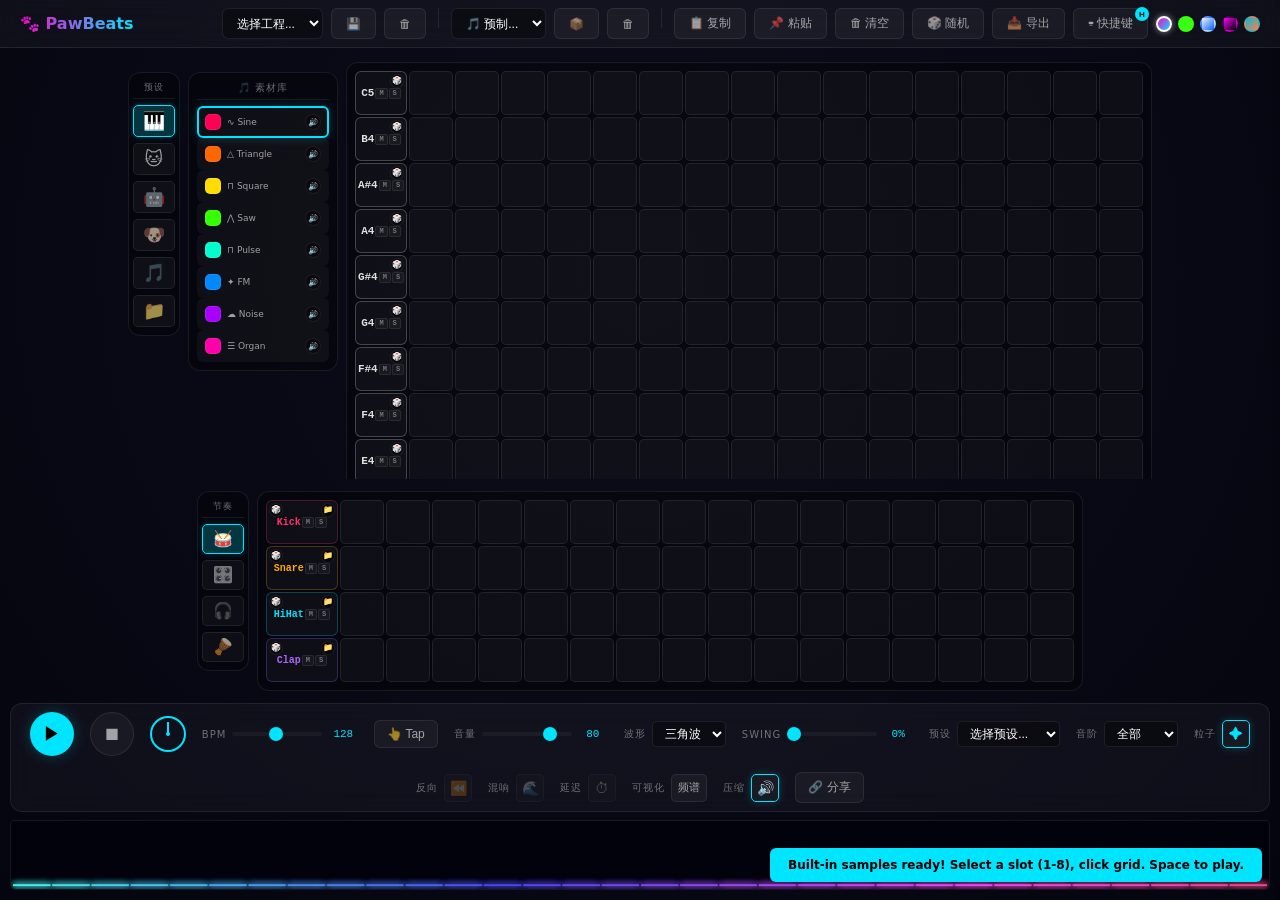
<file: index.html>
<!--
  ================================================================
  PawBeats - 爪拍
  ================================================================
  文件说明：主页面 HTML 结构
  功能概述：定义 PawBeats 音序器应用的完整用户界面，包含
           - 顶部工具栏（保存、加载、主题切换等）
           - 旋律音序器网格（16步 × 13音高）
           - 鼓机网格（16步 × 4轨道）
           - 播放控制面板（BPM、音量、效果器等）
           - 音频可视化区域
           - 模态框（确认对话框、音频裁剪）
           - 快捷键帮助面板
  ================================================================
-->
<!DOCTYPE html>
<html lang="zh-CN">
<head>
<meta charset="UTF-8">
<meta name="viewport" content="width=device-width, initial-scale=1.0, maximum-scale=1.0, user-scalable=no">
<title>PawBeats - 爪拍</title>
<link rel="stylesheet" href="css/style.css">
</head>
<body>
<div class="app">
  <!-- 顶部工具栏：包含 Logo、操作按钮、主题切换器 -->
  <header class="header">
    <div class="header-logo">
      <h1>🐾 PawBeats</h1>
    </div>
    <!-- 工具栏按钮组：工程管理、预制管理、编辑操作、主题切换 -->
  <div class="header-actions">
      <!-- 工程管理：下拉框选择 + 保存/删除 -->
      <select id="project-select" class="header-select" onchange="loadSelectedProject(this.value)">
        <option value="">📂 工程...</option>
      </select>
      <button class="header-btn" onclick="doSaveProject()" title="保存当前工程">💾</button>
      <button class="header-btn danger" onclick="doDeleteProject()" title="删除选中工程">🗑</button>
      <div class="header-sep"></div>
      <!-- 预制管理：下拉框选择 + 保存/删除 -->
      <select id="sample-preset-select" class="header-select" onchange="loadSamplePreset(this.value); this.value='';">
        <option value="">🎵 预制...</option>
      </select>
      <button class="header-btn" onclick="doSaveSamplePreset()" title="保存当前素材为预制">📦</button>
      <button class="header-btn danger" onclick="doDeleteSamplePreset()" title="删除选中预制">🗑</button>
      <div class="header-sep"></div>
      <!-- 编辑操作 -->
      <button class="header-btn" onclick="doCopy()">📋 复制</button>
      <button class="header-btn" onclick="doPaste()">📌 粘贴</button>
      <button class="header-btn danger" onclick="doClear()">🗑 清空</button>
      <button class="header-btn" onclick="doRandom()">🎲 随机</button>
      <button class="header-btn" onclick="exportWav()">📥 导出</button>
      <button class="header-btn help-toggle" onclick="toggleHelpPanel()">⌨ 快捷键</button>
      <!-- 主题选择器：5 种配色方案一键切换 -->
      <div class="theme-picker">
        <div class="theme-dot cyber active" data-theme="cyber" onclick="setTheme('cyber')" title="赛博朋克"></div>
        <div class="theme-dot retro" data-theme="retro" onclick="setTheme('retro')" title="复古终端"></div>
        <div class="theme-dot light" data-theme="light" onclick="setTheme('light')" title="明亮工作室"></div>
        <div class="theme-dot wire" data-theme="wire" onclick="setTheme('wire')" title="线框蓝图"></div>
        <div class="theme-dot ocean" data-theme="ocean" onclick="setTheme('ocean')" title="海洋沙滩"></div>
      </div>
    </div>
  </header>

  <!-- 主内容区：旋律音序器、鼓机、控制面板、可视化 -->
  <div class="main">
    <!-- 旋律音序器区域：包含预设面板、素材库、16步音高网格 -->
    <div class="seq-wrapper">
      <!-- 预设分类面板：切换合成器/猫叫/狗叫/哈基米等素材类型 -->
      <div class="preset-panel" id="preset-panel">
        <div class="preset-panel-title">预设</div>
        <div class="preset-list" id="preset-list"></div>
      </div>
      <!-- 素材库面板：显示当前分类下的8个可点击素材槽位 -->
      <div class="sample-panel" id="sample-panel">
        <div class="sample-panel-title">🎵 素材库</div>
        <div class="sample-list" id="sample-list"></div>
      </div>
      <!-- 旋律音序网格：13行音高 × 16列步进，由 JS 动态生成 -->
      <!-- 旋律音序网格容器：横向滚动以适应小屏幕 -->
      <div class="seq-scroll">
        <div class="seq-grid" id="seq-grid"></div>
      </div>
    </div>

    <!-- 鼓机区域：4轨道鼓组 × 16列步进 -->
    <!-- 鼓机区域：左侧预设面板 + 右侧 4×16 网格 -->
    <div class="drum-wrapper">
      <div class="drum-preset-panel" id="drum-preset-panel">
        <div class="drum-preset-title">节奏</div>
        <div class="drum-preset-list" id="drum-preset-list"></div>
      </div>
      <div class="drum-scroll">
        <div class="drum-grid" id="drum-grid"></div>
      </div>
    </div>

    <!-- 播放控制面板：播放/停止、BPM、音量、波形、Swing、效果器等 -->
    <div class="controls">
      <!-- 播放与停止按钮 -->
      <button class="ctrl-btn play" id="btn-play" onclick="togglePlay()">▶</button>
      <button class="ctrl-btn stop" onclick="doStop()">⏹</button>
      <!-- 节拍旋转指示器：随播放步进旋转 -->
      <div class="beat-spinner" id="beat-spinner">
        <div class="spinner-arm" id="spinner-arm"></div>
      </div>

      <!-- BPM 控制：速度范围 60-200 -->
      <div class="ctrl-group">
        <label>BPM</label>
        <input type="range" id="bpm-range" min="60" max="200" value="128">
        <span class="ctrl-value" id="bpm-val">128</span>
      </div>
      <button class="header-btn" id="btn-tap" onclick="tapTempo()">👆 Tap</button>

      <!-- 主音量控制：范围 0-100 -->
      <div class="ctrl-group">
        <label>音量</label>
        <input type="range" id="vol-range" min="0" max="100" value="80">
        <span class="ctrl-value" id="vol-val">80</span>
      </div>

      <!-- 合成器波形选择：影响内置合成器音色 -->
      <div class="ctrl-group">
        <label>波形</label>
        <select id="wave-select">
          <option value="triangle">三角波</option>
          <option value="sine">正弦波</option>
          <option value="square">方波</option>
          <option value="sawtooth">锯齿波</option>
        </select>
      </div>

      <!-- Swing 控制：增加奇数步的延迟，产生摇摆感 -->
      <div class="ctrl-group">
        <label>Swing</label>
        <input type="range" id="swing-range" min="0" max="50" value="0">
        <span class="ctrl-value" id="swing-val">0%</span>
      </div>

      <!-- 风格预设：一键应用 House/Techno/Trap/Bossa Nova 等经典节奏型 -->
      <div class="ctrl-group">
        <label>预设</label>
        <select id="preset-select" onchange="applyPreset(this.value); this.value='';">
          <option value="">选择预设...</option>
          <option value="house">House</option>
          <option value="techno">Techno</option>
          <option value="trap">Trap</option>
          <option value="bossa">Bossa Nova</option>
        </select>
      </div>

      <!-- 音阶锁定：过滤网格只显示选中音阶内的音符，避免走音 -->
      <div class="ctrl-group">
        <label>音阶</label>
        <select id="scale-select" onchange="changeScale(this.value)">
          <option value="chromatic">全部</option>
          <option value="pentatonic">五声</option>
          <option value="major">大调</option>
          <option value="minor">小调</option>
          <option value="blues">布鲁斯</option>
        </select>
      </div>

      <!-- 效果器开关：粒子特效、反向播放、混响、延迟、可视化、压缩 -->
      <div class="ctrl-group">
        <label>粒子</label>
        <button class="particle-toggle on" id="btn-particles" onclick="toggleParticles()">✦</button>
      </div>
      <div class="ctrl-group">
        <label>反向</label>
        <button class="particle-toggle" id="btn-reverse" onclick="toggleReverse()">⏪</button>
      </div>
      <div class="ctrl-group">
        <label>混响</label>
        <button class="particle-toggle" id="btn-reverb" onclick="toggleReverb()">🌊</button>
      </div>
      <div class="ctrl-group">
        <label>延迟</label>
        <button class="particle-toggle" id="btn-delay" onclick="toggleDelay()">⏱</button>
      </div>
      <div class="ctrl-group">
        <label>可视化</label>
        <button class="particle-toggle" id="btn-viz" onclick="toggleVizMode()">频谱</button>
      </div>
      <div class="ctrl-group">
        <label>压缩</label>
        <button class="particle-toggle on" id="btn-comp" onclick="toggleCompressor()">🔊</button>
      </div>
      <button class="header-btn" onclick="shareLink()">🔗 分享</button>
    </div>

    <!-- 音频可视化区域：显示频谱或波形 -->
    <!-- 音频可视化画布：频谱或波形实时绘制 -->
    <div class="viz-area">
      <canvas id="viz-canvas"></canvas>
    </div>
  </div>
</div>

<!-- 确认对话框模态框 -->
<!-- 通用确认对话框 -->
<div class="modal-overlay" id="modal">
  <div class="modal-box">
    <h2 id="modal-title">确认</h2>
    <p id="modal-msg">确定要执行此操作吗？</p>
    <div class="modal-actions">
      <button class="modal-btn confirm" id="modal-confirm">确定</button>
      <button class="modal-btn cancel" onclick="hideModal()">取消</button>
    </div>
  </div>
</div>

<!-- 音频裁剪模态框：用户上传音频后可选择最多1秒的片段 -->
<div class="modal-overlay" id="crop-modal">
  <div class="modal-box crop-box">
    <h2>裁剪音频（最长1秒）</h2>
    <p id="crop-info">拖动选择区域，不超过1秒</p>
    <div class="crop-waveform-wrap">
      <canvas id="crop-canvas" width="600" height="120"></canvas>
      <div class="crop-region" id="crop-region"></div>
      <div class="crop-overlay left" id="crop-overlay-left"></div>
      <div class="crop-overlay right" id="crop-overlay-right"></div>
    </div>
    <div class="crop-timebar">
      <span id="crop-start">0.00s</span>
      <span id="crop-duration">2.00s</span>
      <span id="crop-end">2.00s</span>
    </div>
    <div class="crop-actions">
      <button class="modal-btn confirm" id="crop-confirm">确认裁剪</button>
      <button class="modal-btn cancel" onclick="cancelCrop()">取消</button>
    </div>
  </div>
</div>

<!-- Toast 提示消息：显示操作反馈（如保存成功、撤销等） -->
<!-- Toast 提示消息：显示操作反馈（如保存成功、撤销等） -->
<div class="toast" id="toast"></div>

<!-- 快捷键帮助面板：右侧滑出，展示所有键盘与鼠标操作说明 -->
<div class="help-panel" id="help-panel">
  <div class="help-header">
    <span>⌨ 快捷键</span>
    <span class="help-close" onclick="toggleHelpPanel()">✕</span>
  </div>
  <div class="help-section">
    <div class="help-title">播放控制</div>
    <div class="help-row"><kbd>Space</kbd><span>播放 / 暂停</span></div>
    <div class="help-row"><kbd>T</kbd><span>Tap Tempo 敲击测速</span></div>
    <div class="help-row"><kbd>[</kbd> <kbd>]</kbd><span>BPM -5 / +5</span></div>
    <div class="help-row"><kbd>-</kbd> <kbd>+</kbd><span>音量 -5 / +5</span></div>
  </div>
  <div class="help-section">
    <div class="help-title">素材选择</div>
    <div class="help-row"><kbd>1</kbd>~<kbd>8</kbd><span>选择素材槽 1-8</span></div>
  </div>
  <div class="help-section">
    <div class="help-title">功能操作</div>
    <div class="help-row"><kbd>S</kbd><span>保存</span></div>
    <div class="help-row"><kbd>L</kbd><span>加载</span></div>
    <div class="help-row"><kbd>R</kbd><span>随机生成</span></div>
    <div class="help-row"><kbd>X</kbd><span>清空</span></div>
    <div class="help-row"><kbd>E</kbd><span>导出音频</span></div>
    <div class="help-row"><kbd>M</kbd><span>粒子特效 开/关</span></div>
    <div class="help-row"><kbd>B</kbd><span>反向播放 开/关</span></div>
    <div class="help-row"><kbd>W</kbd><span>混响 开/关</span></div>
    <div class="help-row"><kbd>Q</kbd><span>延迟 开/关</span></div>
    <div class="help-row"><kbd>H</kbd><span>显示/隐藏帮助面板</span></div>
  </div>
  <div class="help-section">
    <div class="help-title">编辑操作 (Ctrl 组合)</div>
    <div class="help-row"><kbd>Ctrl</kbd>+<kbd>Z</kbd><span>撤销</span></div>
    <div class="help-row"><kbd>Ctrl</kbd>+<kbd>Y</kbd><span>重做</span></div>
    <div class="help-row"><kbd>Ctrl</kbd>+<kbd>C</kbd><span>复制 Pattern</span></div>
    <div class="help-row"><kbd>Ctrl</kbd>+<kbd>V</kbd><span>粘贴 Pattern</span></div>
    <div class="help-row"><kbd>Ctrl</kbd>+<kbd>S</kbd><span>保存</span></div>
  </div>
  <div class="help-section">
    <div class="help-title">鼠标操作</div>
    <div class="help-row"><span class="help-mouse">单击格子</span><span>放置 → 力度1 → 力度2 → 力度3 → 移除</span></div>
    <div class="help-row"><span class="help-mouse">M 按钮</span><span>静音/取消静音该行</span></div>
    <div class="help-row"><span class="help-mouse">S 按钮</span><span>独奏该行</span></div>
    <div class="help-row"><span class="help-mouse">🎲 按钮</span><span>随机该行</span></div>
  </div>
</div>

<!-- 预设数据文件：猫叫 / 狗叫 / 哈基米音效 -->
<script src="js/presets/cat.js"></script>
<script src="js/presets/dog.js"></script>
<script src="js/presets/hakimi.js"></script>
<!-- 主逻辑文件 -->
<script src="js/main.js"></script>
</body>
</html>
</file>
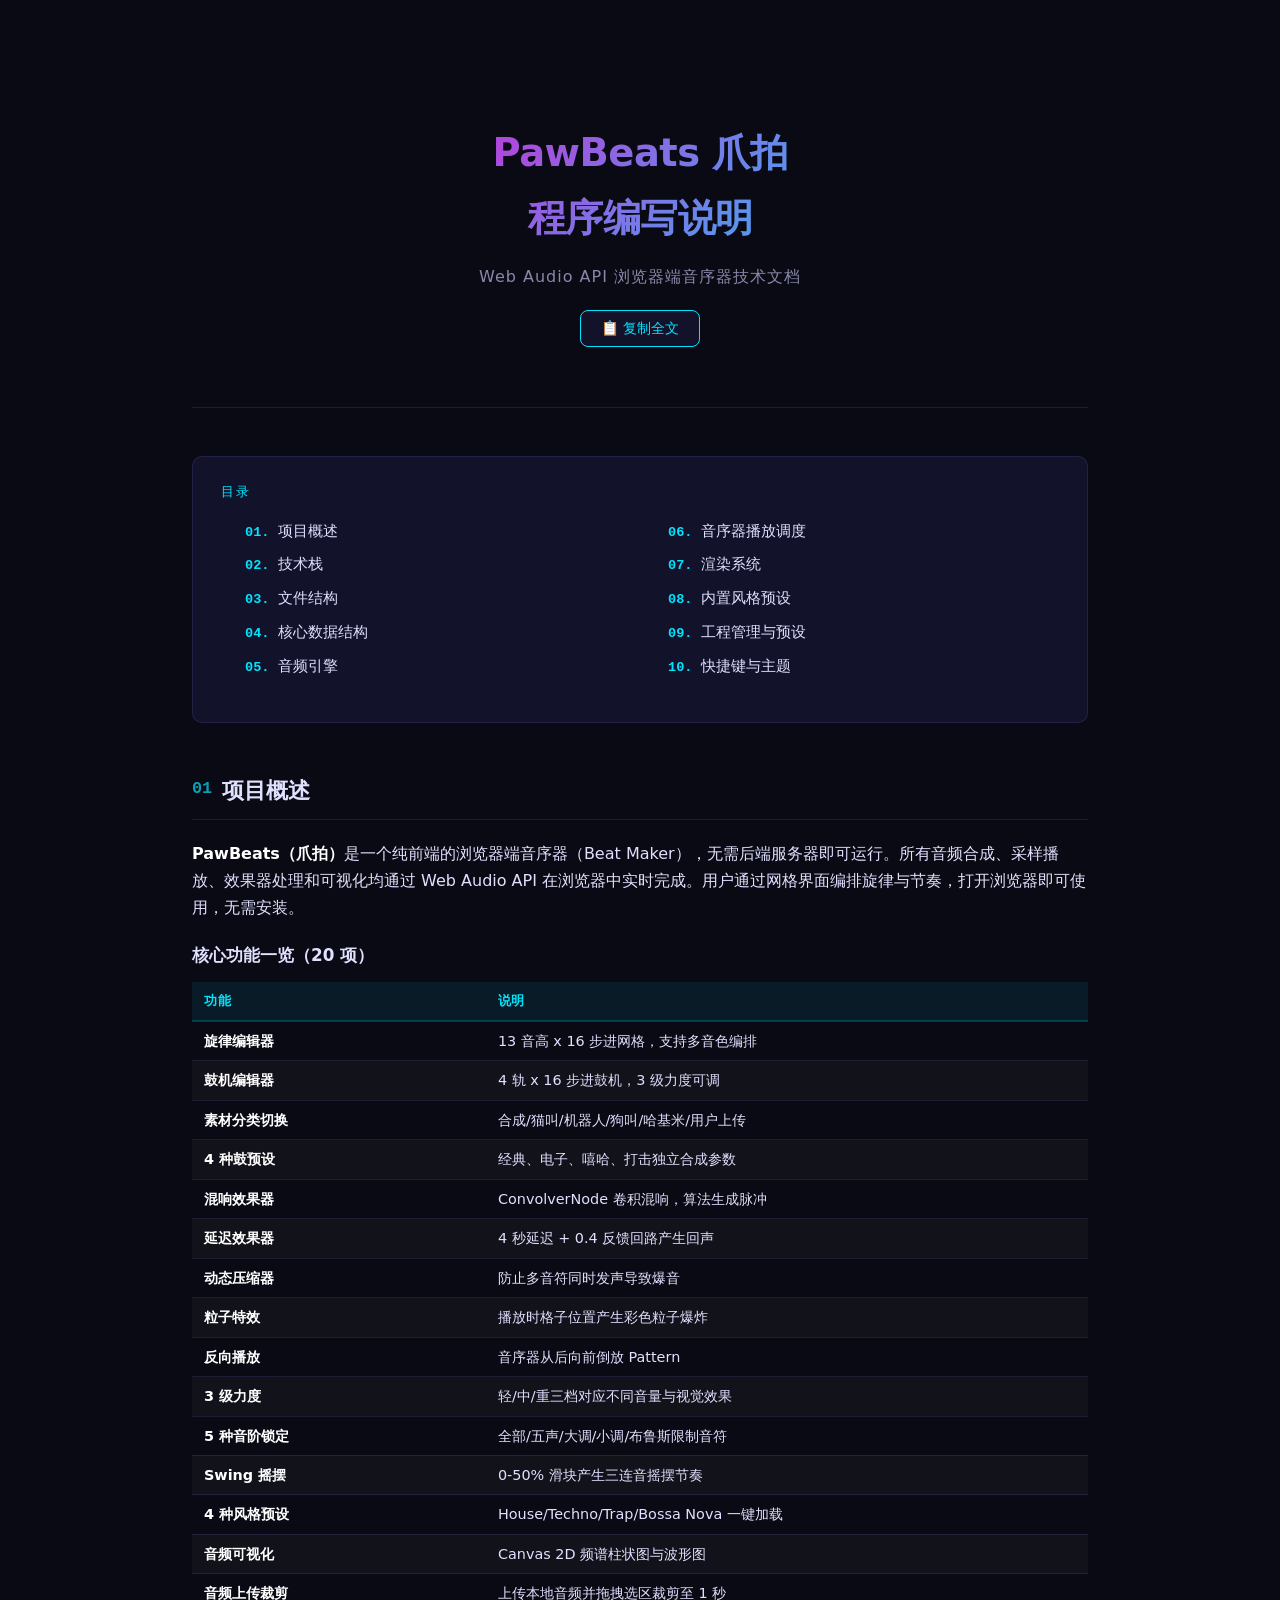
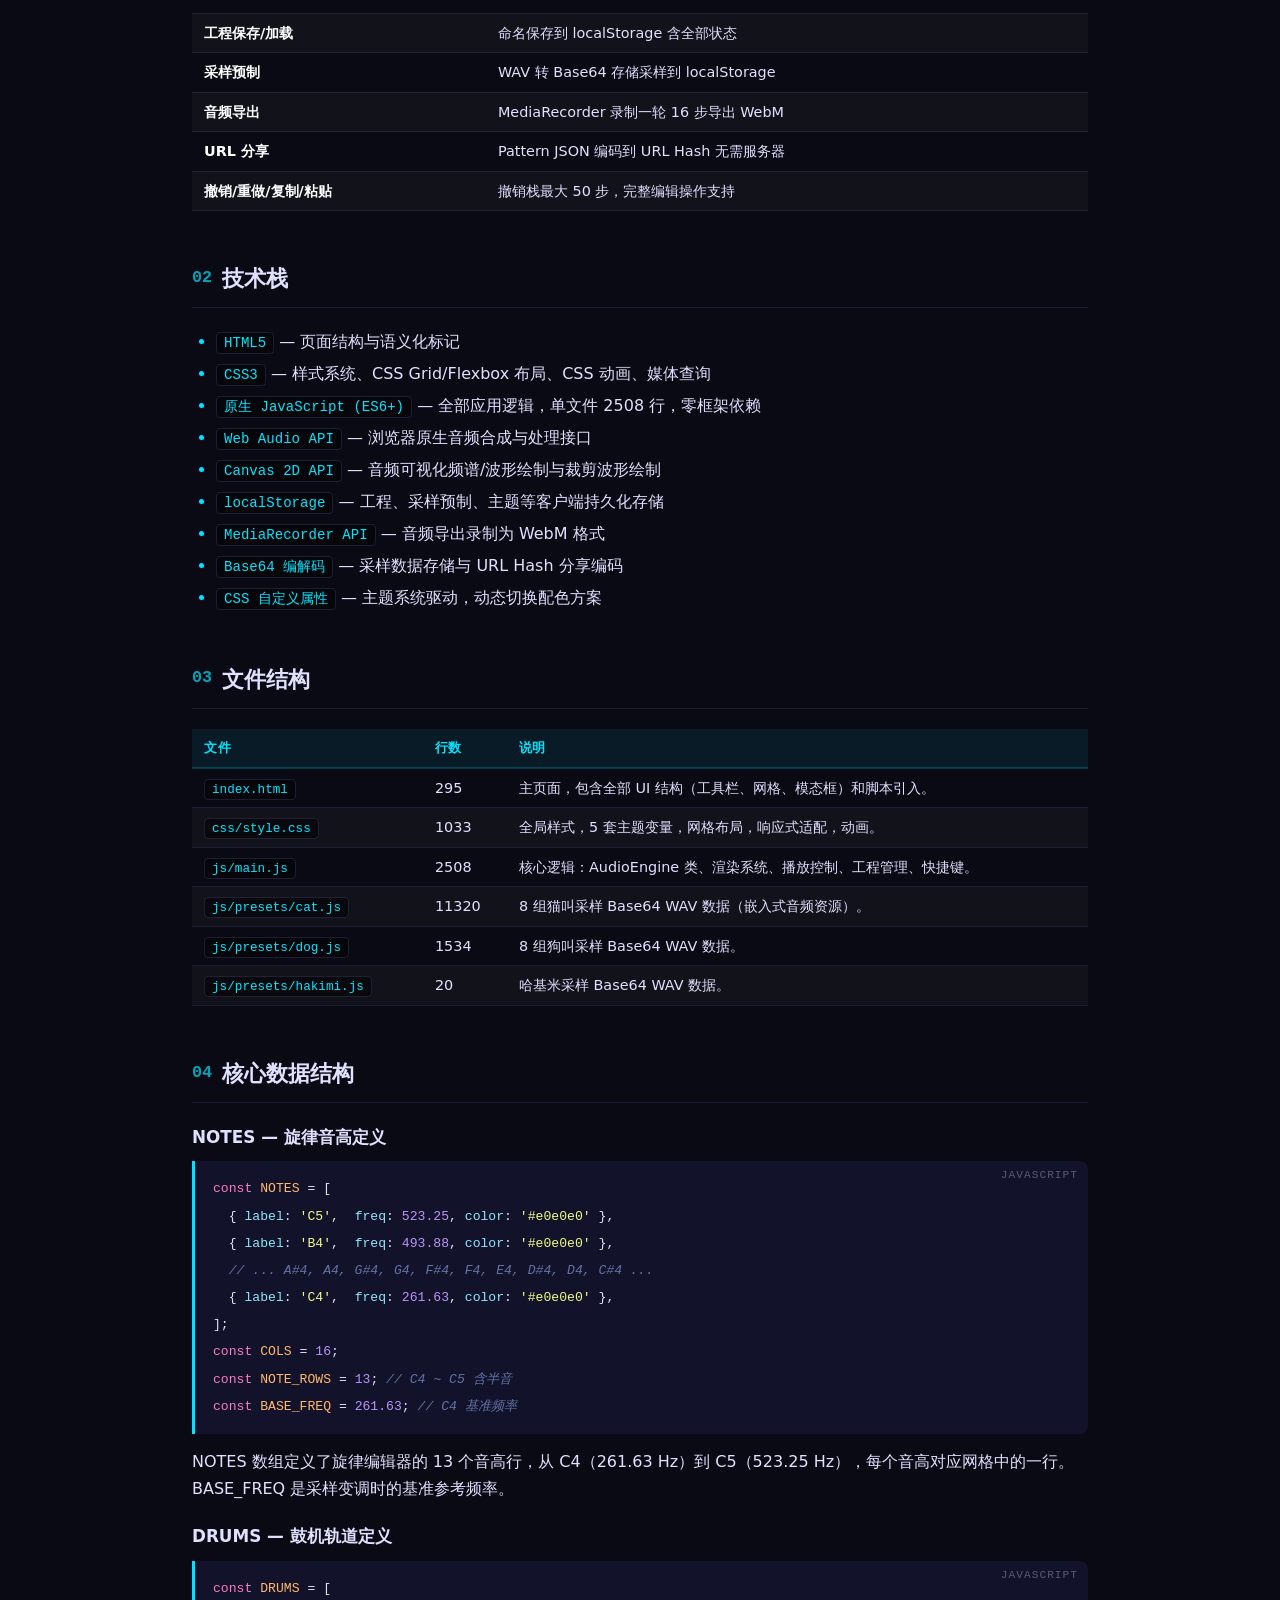
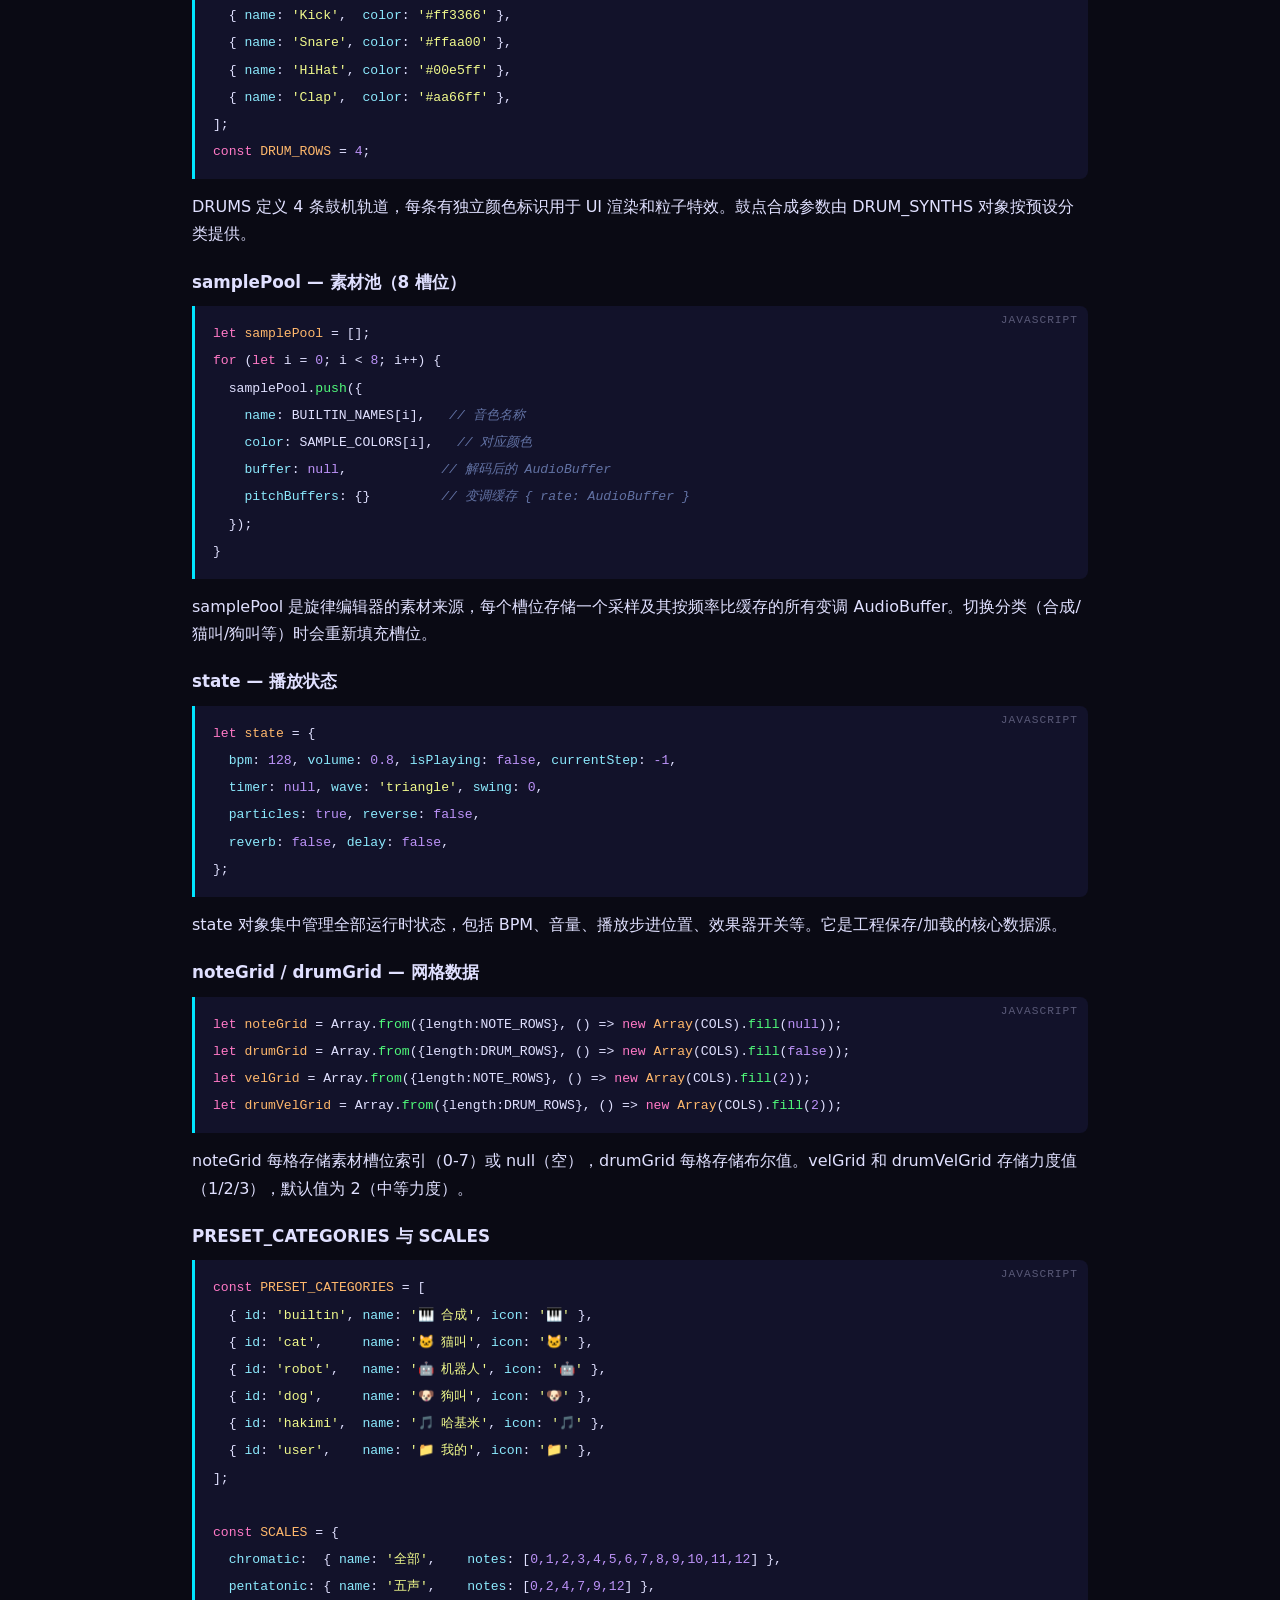
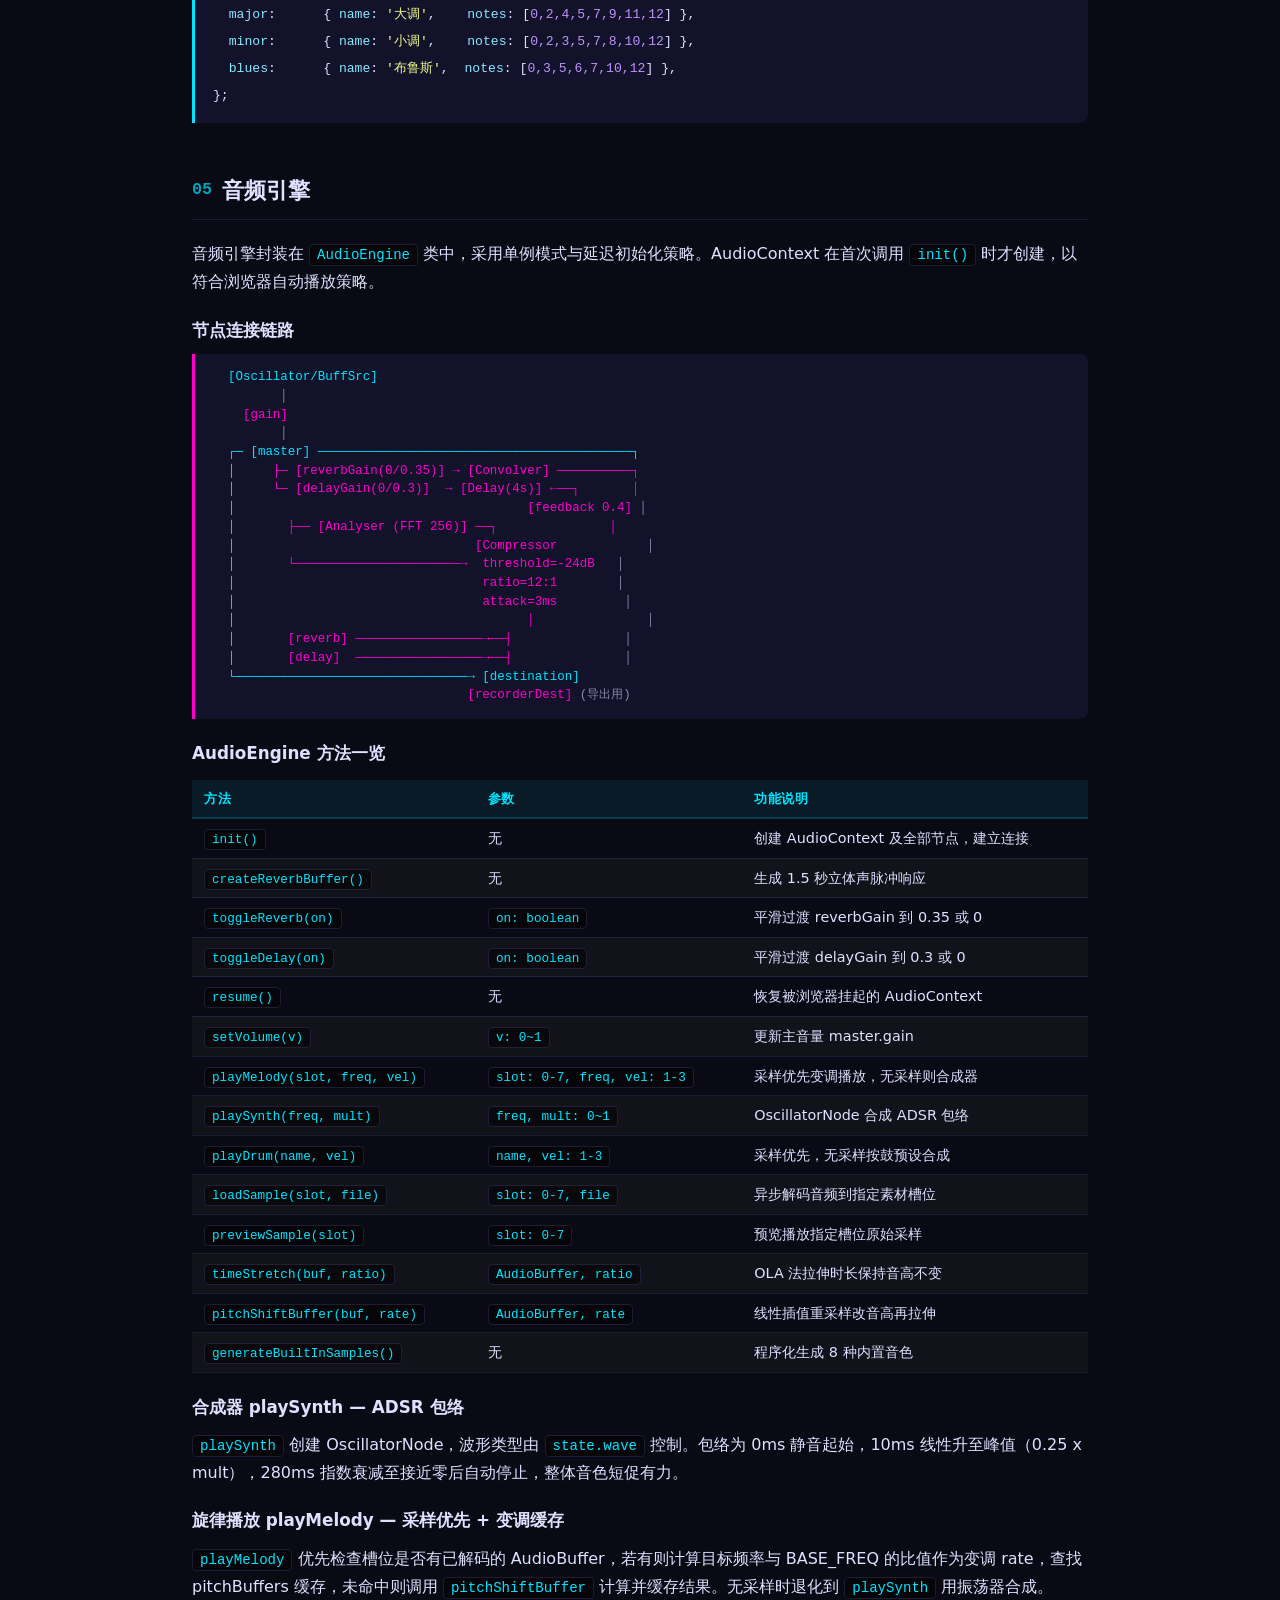
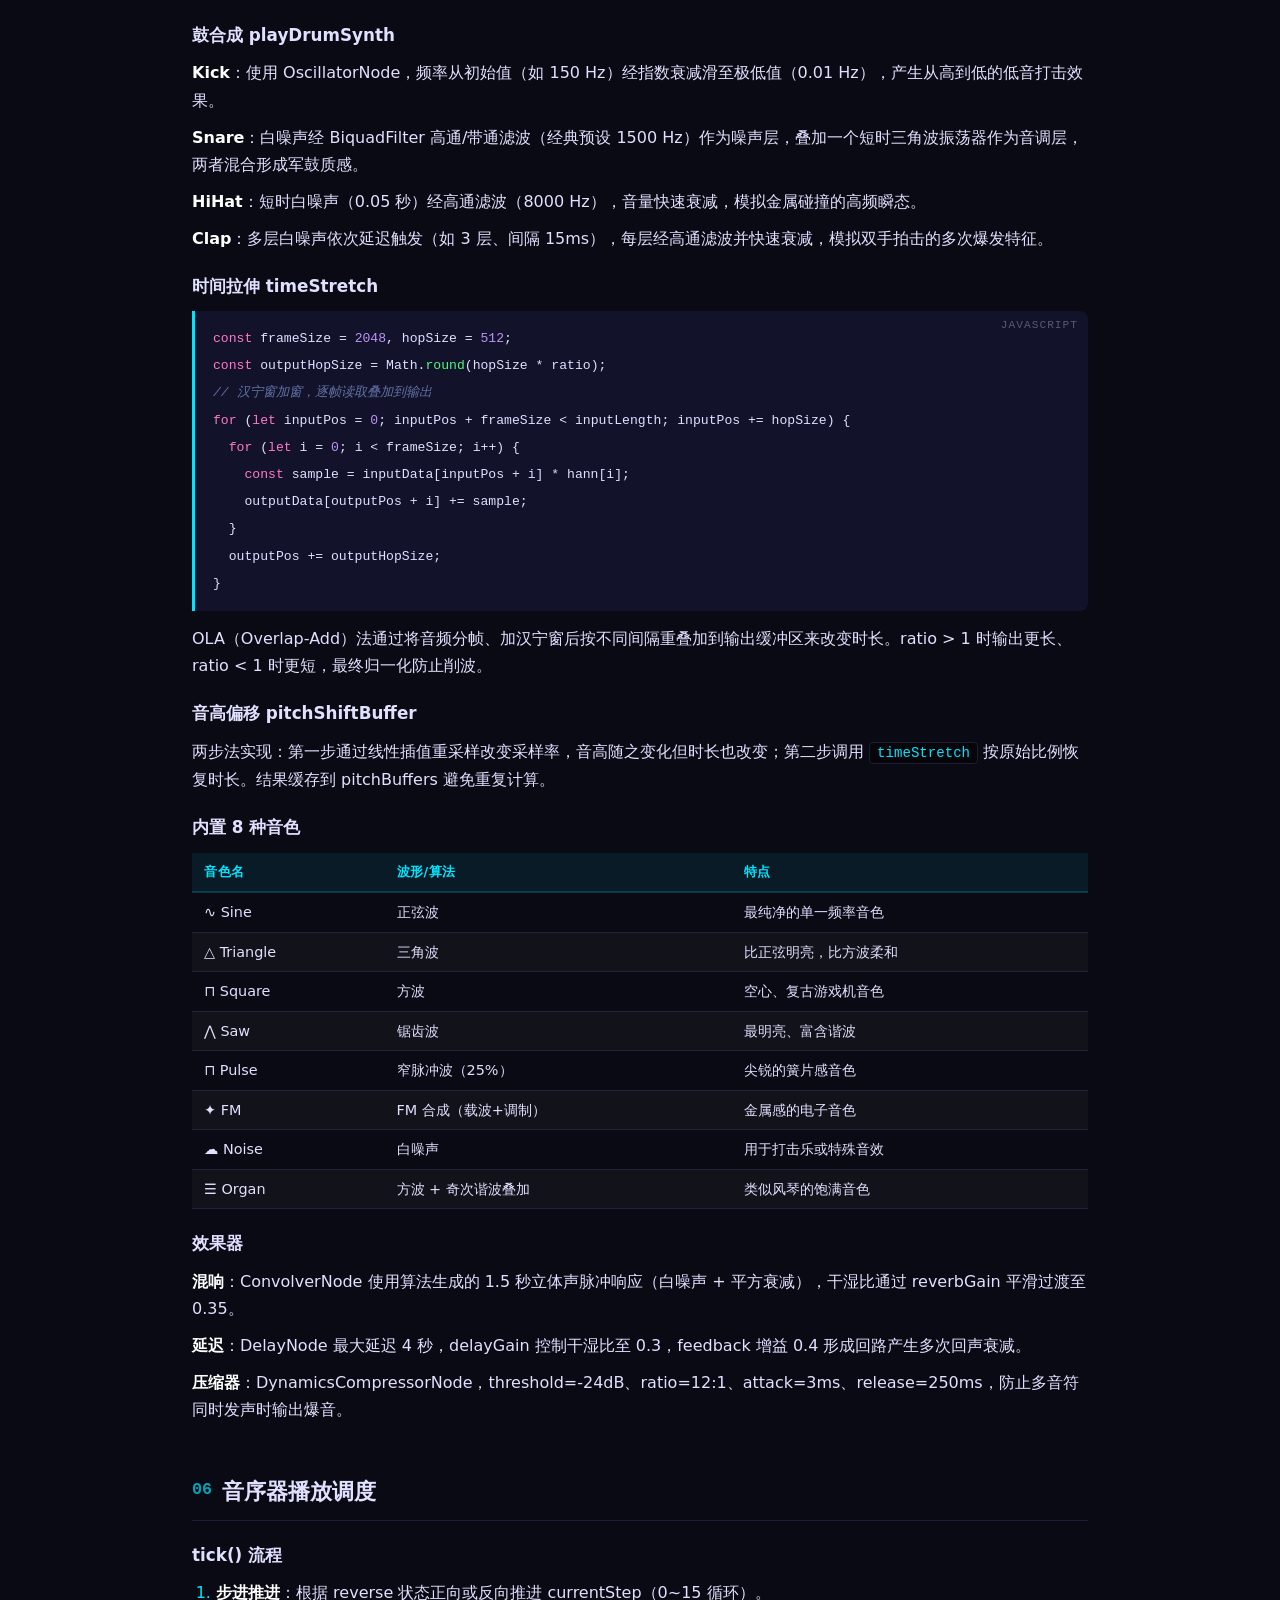
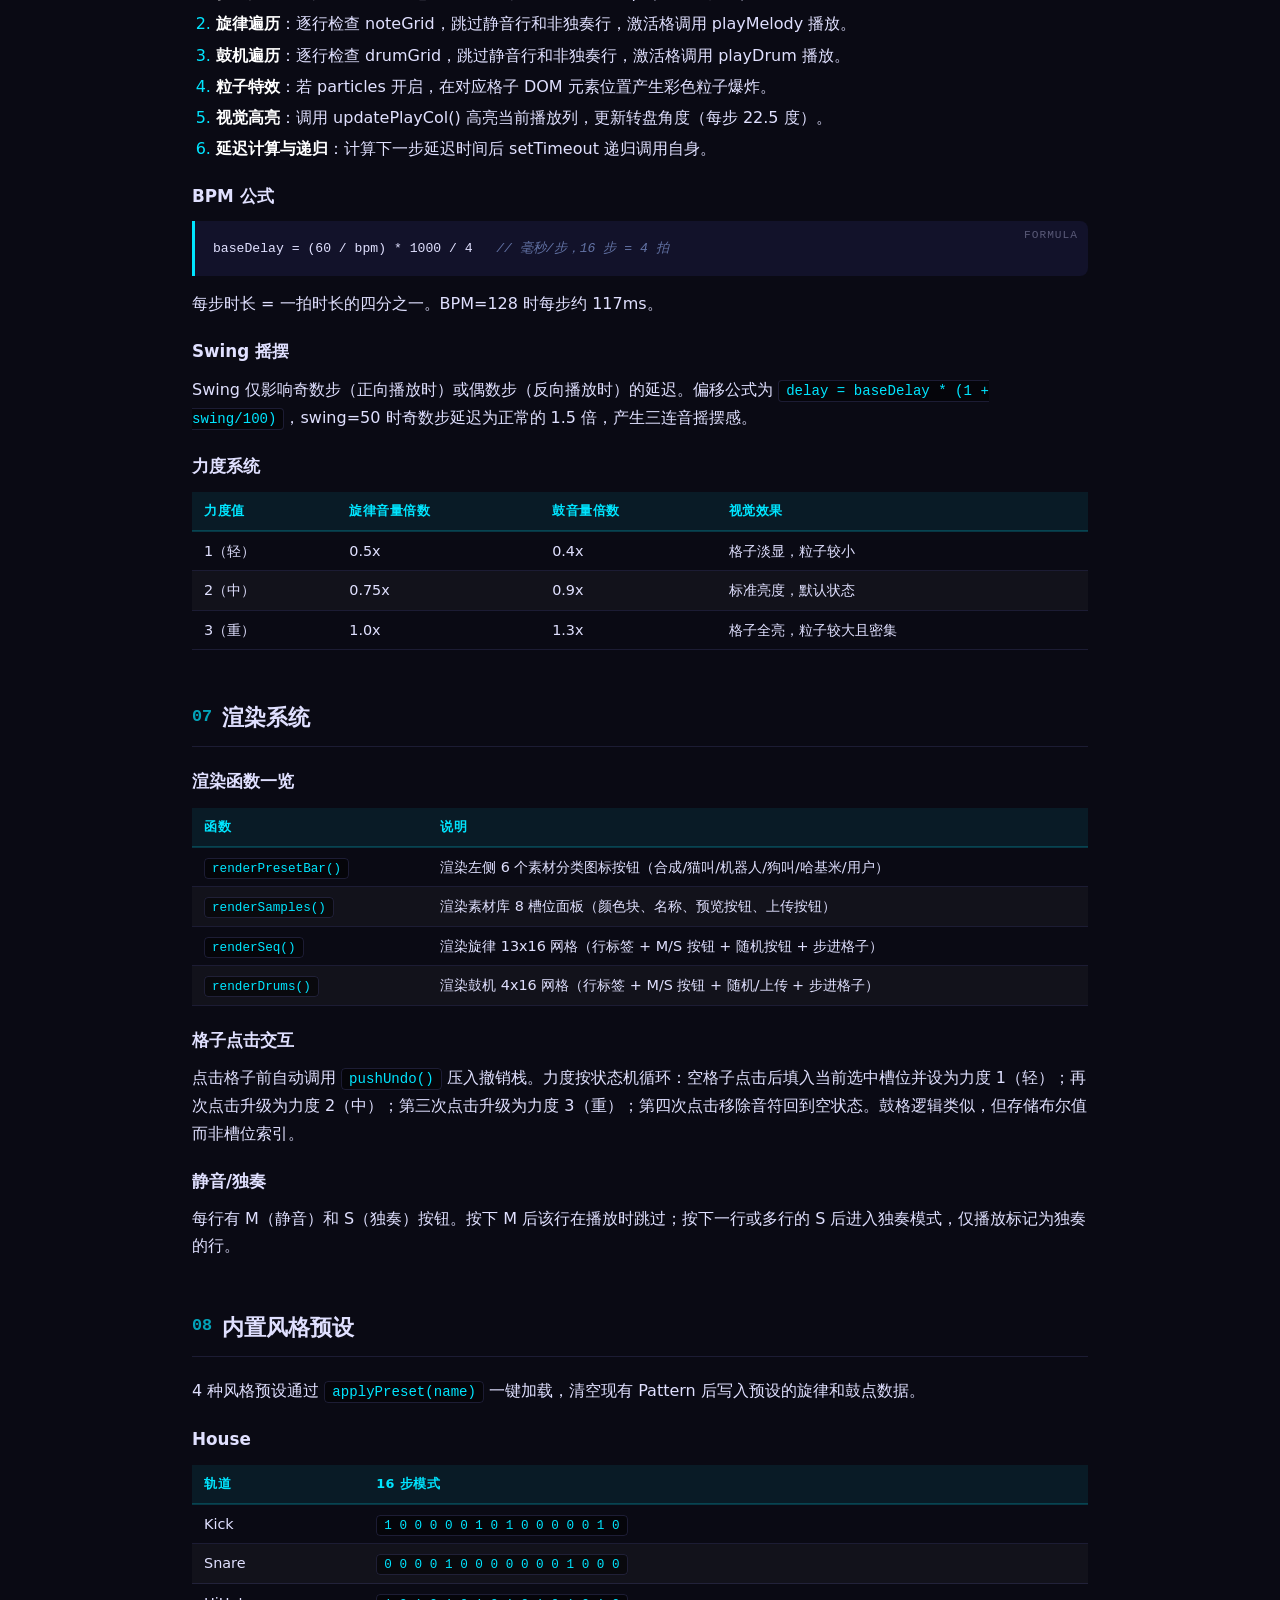
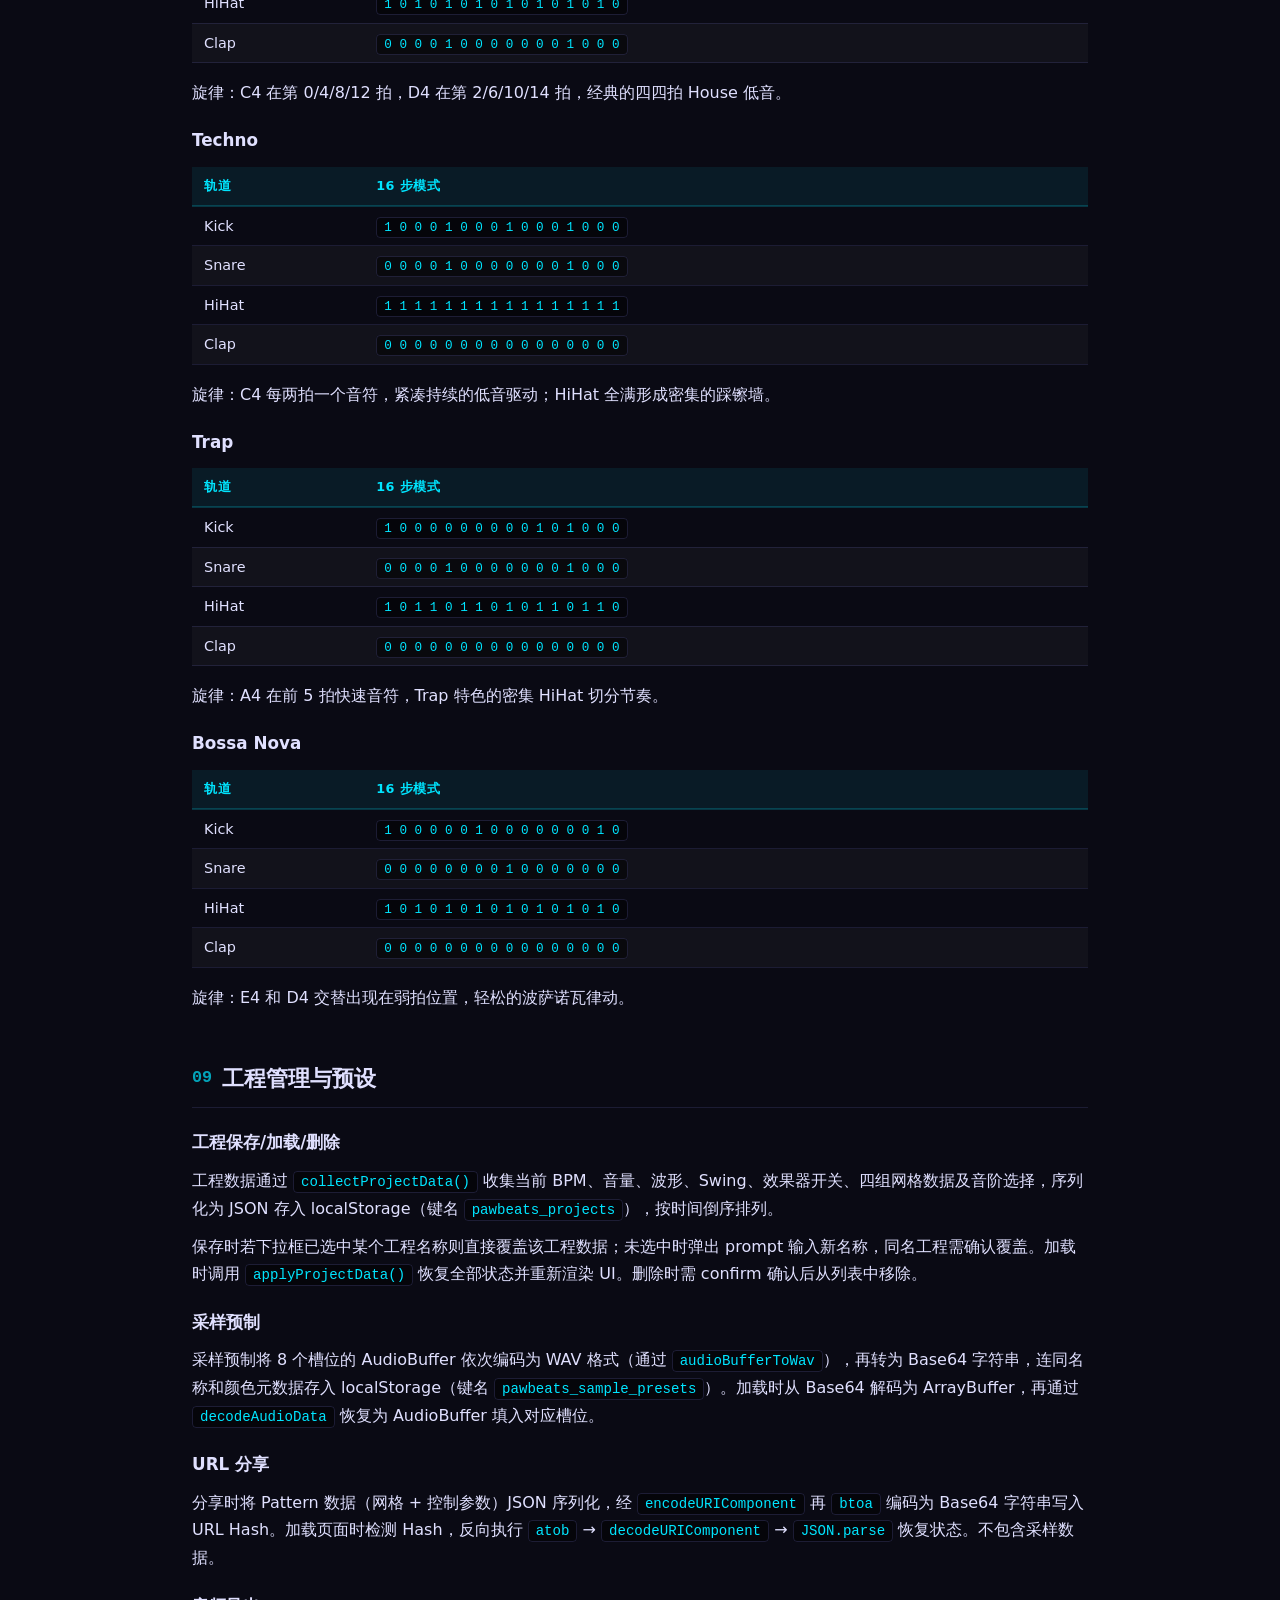
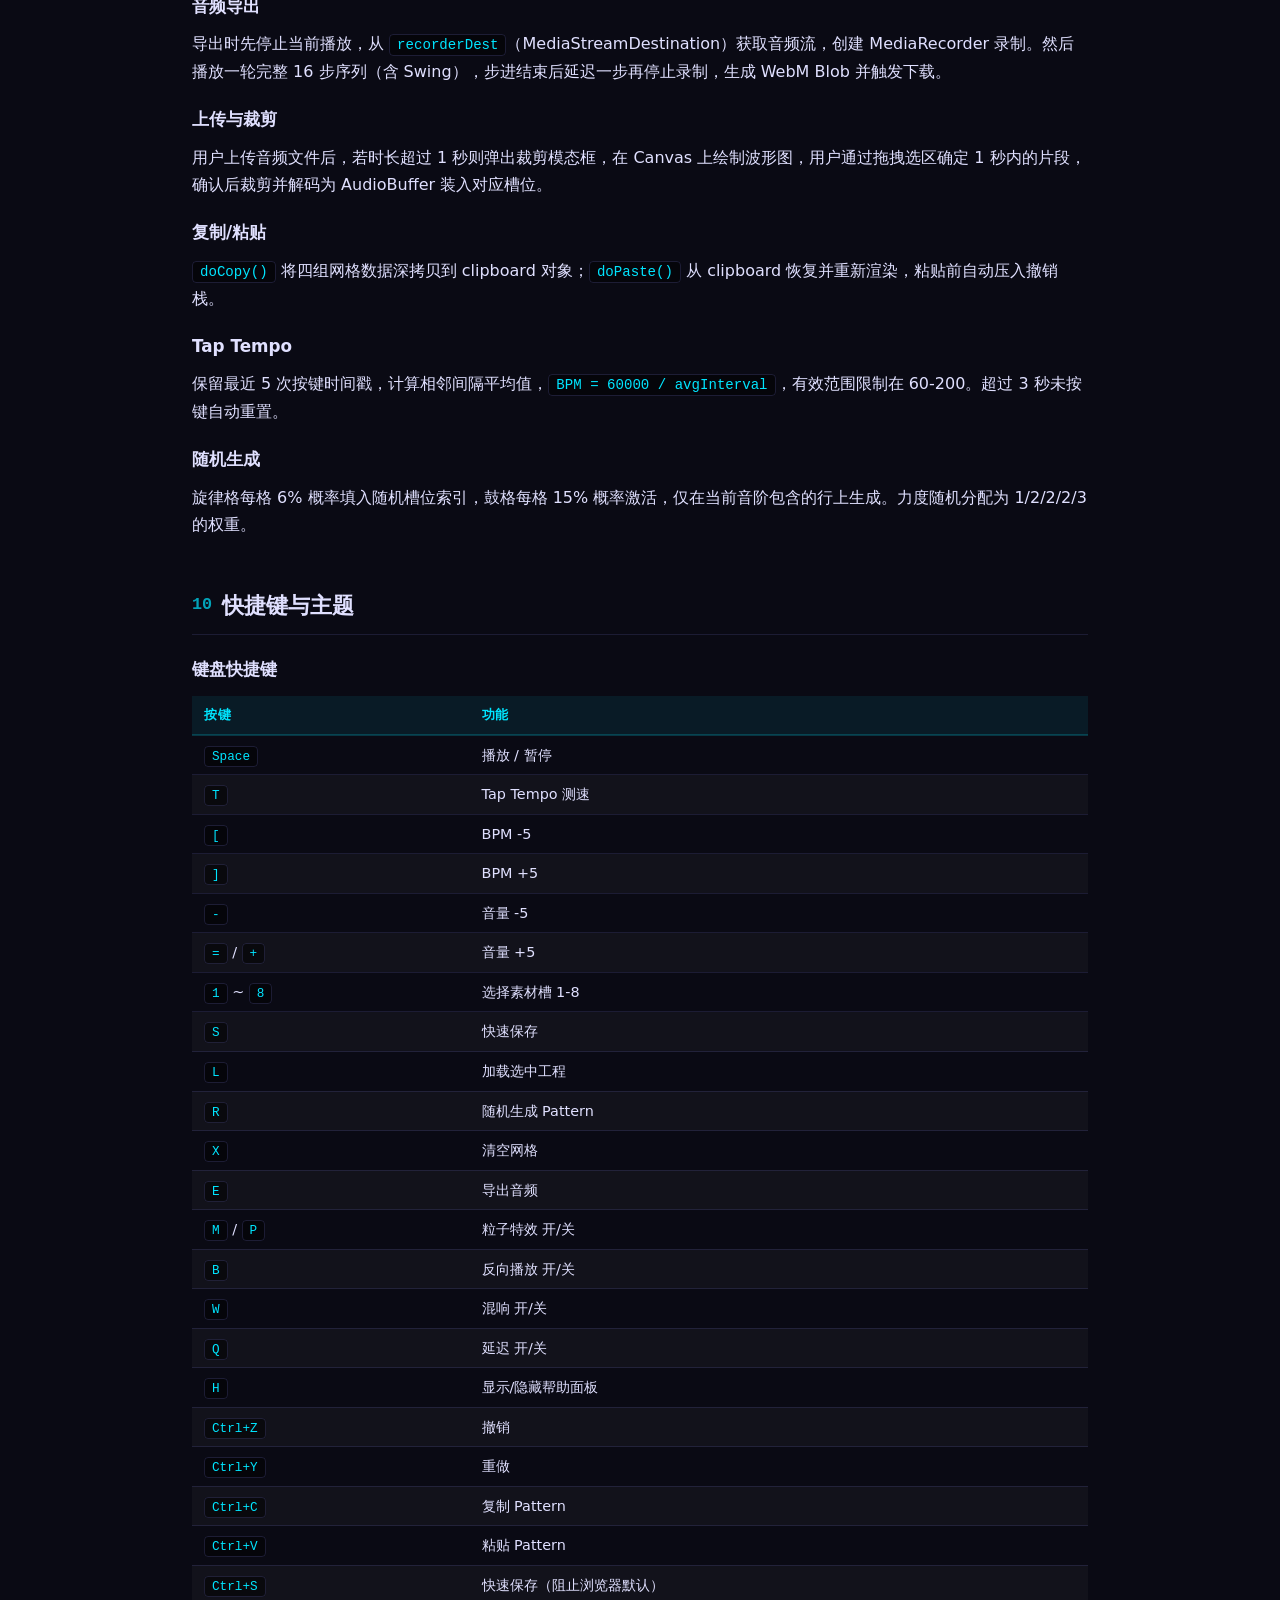
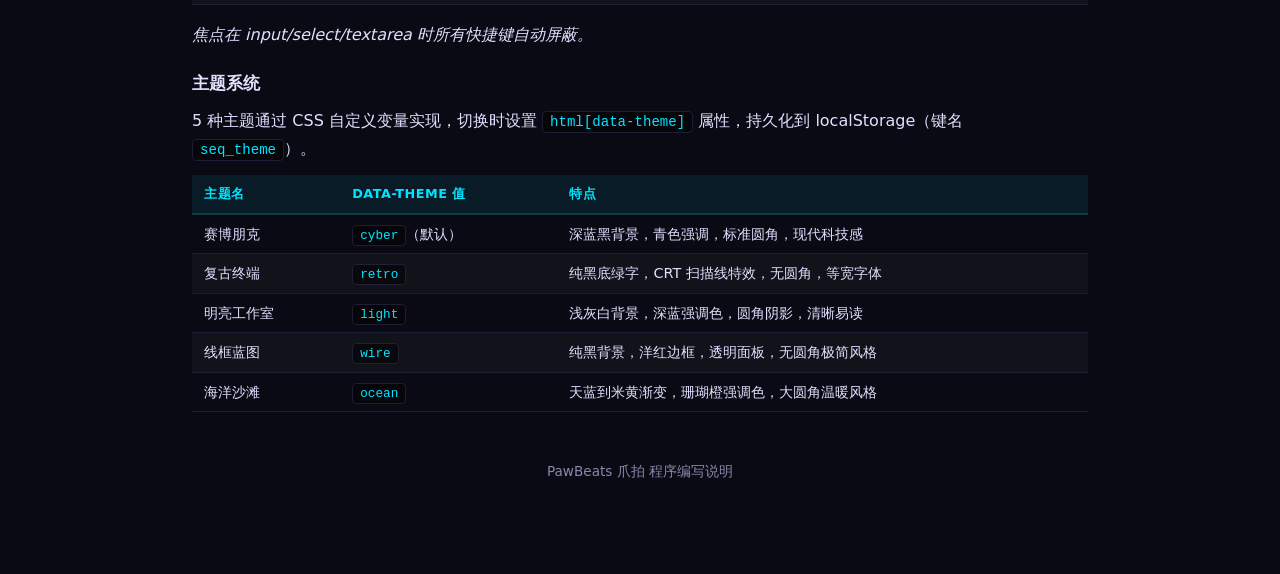
<file: pawbeats-doc/pawbeats-doc.html>
<!-- Generated by Trae Work -->
<!DOCTYPE html>
<html lang="zh-CN">
<head>
<meta charset="UTF-8">
<meta name="viewport" content="width=device-width, initial-scale=1.0">
<title>PawBeats 爪拍 - 程序编写说明</title>
<style>
:root {
  --bg: #0a0a14;
  --bg2: #12122a;
  --ink: #e0e0ff;
  --muted: #8888aa;
  --rule: rgba(100,100,180,0.2);
  --accent: #00e5ff;
  --accent2: #ff00cc;
}
*, *::before, *::after { margin: 0; padding: 0; box-sizing: border-box; }
html { font-size: 16px; scroll-behavior: smooth; }
body {
  font-family: 'Segoe UI', system-ui, -apple-system, sans-serif;
  line-height: 1.7; color: var(--ink); background: var(--bg);
  -webkit-font-smoothing: antialiased; -moz-osx-font-smoothing: grayscale;
}
::selection { background: rgba(0,229,255,0.25); color: #fff; }
::-webkit-scrollbar { width: 6px; height: 6px; }
::-webkit-scrollbar-track { background: transparent; }
::-webkit-scrollbar-thumb { background: rgba(100,100,180,0.2); border-radius: 3px; }
::-webkit-scrollbar-thumb:hover { background: rgba(100,100,180,0.4); }

.doc-container { max-width: 960px; margin: 0 auto; padding: 40px 32px 80px; }

.cover {
  text-align: center; padding: 80px 20px 60px;
  border-bottom: 1px solid var(--rule); margin-bottom: 48px;
}
.cover h1 {
  font-size: 2.4rem; font-weight: 800; letter-spacing: -0.5px;
  background: linear-gradient(135deg, var(--accent2), var(--accent));
  -webkit-background-clip: text; -webkit-text-fill-color: transparent;
  background-clip: text; margin-bottom: 12px;
}
.cover .subtitle {
  font-size: 1rem; color: var(--muted); font-weight: 400; letter-spacing: 1px;
}
.copy-btn {
  margin-top: 20px;
  background: var(--bg2); color: var(--accent); border: 1px solid var(--accent);
  border-radius: 8px; padding: 8px 20px; font-size: 0.9rem; cursor: pointer;
  transition: all .2s; font-family: inherit;
}
.copy-btn:hover {
  background: var(--accent); color: var(--bg); box-shadow: 0 0 16px rgba(0,229,255,0.3);
}
.copy-btn.copied {
  background: #39ff14; color: #000; border-color: #39ff14;
}

.toc {
  background: var(--bg2); border: 1px solid var(--rule);
  border-radius: 10px; padding: 24px 28px; margin-bottom: 48px;
}
.toc-title {
  font-size: 0.8rem; text-transform: uppercase; letter-spacing: 2px;
  color: var(--accent); margin-bottom: 14px;
}
.toc ol { list-style: none; counter-reset: toc-counter; columns: 2; column-gap: 32px; }
.toc li { counter-increment: toc-counter; margin-bottom: 6px; }
.toc li::before {
  content: counter(toc-counter, decimal-leading-zero) ".";
  color: var(--accent); font-family: 'Courier New', monospace;
  font-size: 0.85rem; margin-right: 8px; font-weight: 700;
}
.toc a { color: var(--ink); text-decoration: none; font-size: 0.95rem; transition: color 0.2s; }
.toc a:hover { color: var(--accent); }

.section { margin-bottom: 48px; }
.section-anchor { display: block; position: relative; top: -60px; visibility: hidden; }
h2.section-title {
  font-size: 1.4rem; font-weight: 700; color: var(--ink);
  padding-bottom: 10px; border-bottom: 1px solid var(--rule);
  margin-bottom: 20px; display: flex; align-items: center; gap: 10px;
}
h2.section-title .num {
  color: var(--accent); font-family: 'Courier New', monospace;
  font-size: 1.05rem; font-weight: 700; opacity: 0.7;
}
h3.sub-title { font-size: 1.05rem; font-weight: 600; color: var(--ink); margin: 20px 0 10px; }
p { margin-bottom: 10px; color: var(--ink); }
ul, ol { padding-left: 24px; margin-bottom: 12px; }
li { margin-bottom: 4px; }
li::marker { color: var(--accent); }
strong { color: #fff; }
code:not(pre code) {
  background: rgba(0,0,0,0.5); color: var(--accent);
  padding: 2px 7px; border-radius: 4px;
  font-family: 'Courier New', 'Consolas', monospace; font-size: 0.88em;
  border: 1px solid rgba(100,100,180,0.25);
}

pre {
  background: var(--bg2); border-left: 3px solid var(--accent);
  border-radius: 0 8px 8px 0; padding: 14px 18px;
  margin: 10px 0 14px; overflow-x: auto; position: relative;
}
pre code {
  font-family: 'Courier New', 'Consolas', monospace;
  font-size: 0.82rem; line-height: 1.6; color: var(--ink); tab-size: 2;
}
.code-label {
  position: absolute; top: 6px; right: 10px;
  font-size: 0.7rem; color: var(--muted);
  font-family: 'Courier New', monospace;
  text-transform: uppercase; letter-spacing: 1px; opacity: 0.6;
}

.hl-kw { color: #ff79c6; }
.hl-str { color: #f1fa8c; }
.hl-num { color: #bd93f9; }
.hl-fn { color: #50fa7b; }
.hl-cm { color: #6272a4; font-style: italic; }
.hl-prop { color: #8be9fd; }
.hl-type { color: #ffb86c; }

table { width: 100%; border-collapse: collapse; margin: 12px 0 16px; font-size: 0.9rem; }
thead th {
  background: rgba(0,229,255,0.08); border-bottom: 2px solid rgba(0,229,255,0.2);
  color: var(--accent); font-weight: 600; text-align: left;
  padding: 8px 12px; font-size: 0.8rem; letter-spacing: 0.5px; text-transform: uppercase;
}
tbody td {
  padding: 7px 12px; border-bottom: 1px solid var(--rule); vertical-align: top;
}
tbody tr:nth-child(even) { background: rgba(255,255,255,0.03); }
tbody tr:hover { background: rgba(0,229,255,0.04); }

.ascii-diagram {
  background: var(--bg2); border-left: 3px solid var(--accent2);
  border-radius: 0 8px 8px 0; padding: 14px 18px;
  margin: 10px 0 14px; overflow-x: auto;
  font-family: 'Courier New', monospace; font-size: 0.78rem;
  line-height: 1.5; color: var(--muted); white-space: pre;
}
.ascii-diagram .hl-accent { color: var(--accent); }
.ascii-diagram .hl-pink { color: var(--accent2); }

@media (max-width: 768px) {
  .doc-container { padding: 20px 16px 60px; }
  .cover { padding: 50px 16px 40px; }
  .cover h1 { font-size: 1.8rem; }
  .toc ol { columns: 1; }
  pre { padding: 12px 14px; }
  pre code { font-size: 0.75rem; }
  table { font-size: 0.8rem; }
  thead th, tbody td { padding: 6px 8px; }
}
</style>
</head>
<body>

<div class="doc-container">

<div class="cover">
  <h1>PawBeats 爪拍<br>程序编写说明</h1>
  <div class="subtitle">Web Audio API 浏览器端音序器技术文档</div>
  <button class="copy-btn" id="copy-btn" onclick="copyDoc()">📋 复制全文</button>
</div>

<nav class="toc">
  <div class="toc-title">目录</div>
  <ol>
    <li><a href="#ch1">项目概述</a></li>
    <li><a href="#ch2">技术栈</a></li>
    <li><a href="#ch3">文件结构</a></li>
    <li><a href="#ch4">核心数据结构</a></li>
    <li><a href="#ch5">音频引擎</a></li>
    <li><a href="#ch6">音序器播放调度</a></li>
    <li><a href="#ch7">渲染系统</a></li>
    <li><a href="#ch8">内置风格预设</a></li>
    <li><a href="#ch9">工程管理与预设</a></li>
    <li><a href="#ch10">快捷键与主题</a></li>
  </ol>
</nav>

<!-- ==================== 第1章 项目概述 ==================== -->
<div class="section">
<span class="section-anchor" id="ch1"></span>
<h2 class="section-title"><span class="num">01</span>项目概述</h2>
<p><strong>PawBeats（爪拍）</strong>是一个纯前端的浏览器端音序器（Beat Maker），无需后端服务器即可运行。所有音频合成、采样播放、效果器处理和可视化均通过 Web Audio API 在浏览器中实时完成。用户通过网格界面编排旋律与节奏，打开浏览器即可使用，无需安装。</p>

<h3 class="sub-title">核心功能一览（20 项）</h3>
<table>
<thead><tr><th>功能</th><th>说明</th></tr></thead>
<tbody>
<tr><td><strong>旋律编辑器</strong></td><td>13 音高 x 16 步进网格，支持多音色编排</td></tr>
<tr><td><strong>鼓机编辑器</strong></td><td>4 轨 x 16 步进鼓机，3 级力度可调</td></tr>
<tr><td><strong>素材分类切换</strong></td><td>合成/猫叫/机器人/狗叫/哈基米/用户上传</td></tr>
<tr><td><strong>4 种鼓预设</strong></td><td>经典、电子、嘻哈、打击独立合成参数</td></tr>
<tr><td><strong>混响效果器</strong></td><td>ConvolverNode 卷积混响，算法生成脉冲</td></tr>
<tr><td><strong>延迟效果器</strong></td><td>4 秒延迟 + 0.4 反馈回路产生回声</td></tr>
<tr><td><strong>动态压缩器</strong></td><td>防止多音符同时发声导致爆音</td></tr>
<tr><td><strong>粒子特效</strong></td><td>播放时格子位置产生彩色粒子爆炸</td></tr>
<tr><td><strong>反向播放</strong></td><td>音序器从后向前倒放 Pattern</td></tr>
<tr><td><strong>3 级力度</strong></td><td>轻/中/重三档对应不同音量与视觉效果</td></tr>
<tr><td><strong>5 种音阶锁定</strong></td><td>全部/五声/大调/小调/布鲁斯限制音符</td></tr>
<tr><td><strong>Swing 摇摆</strong></td><td>0-50% 滑块产生三连音摇摆节奏</td></tr>
<tr><td><strong>4 种风格预设</strong></td><td>House/Techno/Trap/Bossa Nova 一键加载</td></tr>
<tr><td><strong>音频可视化</strong></td><td>Canvas 2D 频谱柱状图与波形图</td></tr>
<tr><td><strong>音频上传裁剪</strong></td><td>上传本地音频并拖拽选区裁剪至 1 秒</td></tr>
<tr><td><strong>工程保存/加载</strong></td><td>命名保存到 localStorage 含全部状态</td></tr>
<tr><td><strong>采样预制</strong></td><td>WAV 转 Base64 存储采样到 localStorage</td></tr>
<tr><td><strong>音频导出</strong></td><td>MediaRecorder 录制一轮 16 步导出 WebM</td></tr>
<tr><td><strong>URL 分享</strong></td><td>Pattern JSON 编码到 URL Hash 无需服务器</td></tr>
<tr><td><strong>撤销/重做/复制/粘贴</strong></td><td>撤销栈最大 50 步，完整编辑操作支持</td></tr>
</tbody>
</table>
</div>

<!-- ==================== 第2章 技术栈 ==================== -->
<div class="section">
<span class="section-anchor" id="ch2"></span>
<h2 class="section-title"><span class="num">02</span>技术栈</h2>
<ul>
<li><code>HTML5</code> — 页面结构与语义化标记</li>
<li><code>CSS3</code> — 样式系统、CSS Grid/Flexbox 布局、CSS 动画、媒体查询</li>
<li><code>原生 JavaScript (ES6+)</code> — 全部应用逻辑，单文件 2508 行，零框架依赖</li>
<li><code>Web Audio API</code> — 浏览器原生音频合成与处理接口</li>
<li><code>Canvas 2D API</code> — 音频可视化频谱/波形绘制与裁剪波形绘制</li>
<li><code>localStorage</code> — 工程、采样预制、主题等客户端持久化存储</li>
<li><code>MediaRecorder API</code> — 音频导出录制为 WebM 格式</li>
<li><code>Base64 编解码</code> — 采样数据存储与 URL Hash 分享编码</li>
<li><code>CSS 自定义属性</code> — 主题系统驱动，动态切换配色方案</li>
</ul>
</div>

<!-- ==================== 第3章 文件结构 ==================== -->
<div class="section">
<span class="section-anchor" id="ch3"></span>
<h2 class="section-title"><span class="num">03</span>文件结构</h2>
<table>
<thead><tr><th>文件</th><th>行数</th><th>说明</th></tr></thead>
<tbody>
<tr><td><code>index.html</code></td><td>295</td><td>主页面，包含全部 UI 结构（工具栏、网格、模态框）和脚本引入。</td></tr>
<tr><td><code>css/style.css</code></td><td>1033</td><td>全局样式，5 套主题变量，网格布局，响应式适配，动画。</td></tr>
<tr><td><code>js/main.js</code></td><td>2508</td><td>核心逻辑：AudioEngine 类、渲染系统、播放控制、工程管理、快捷键。</td></tr>
<tr><td><code>js/presets/cat.js</code></td><td>11320</td><td>8 组猫叫采样 Base64 WAV 数据（嵌入式音频资源）。</td></tr>
<tr><td><code>js/presets/dog.js</code></td><td>1534</td><td>8 组狗叫采样 Base64 WAV 数据。</td></tr>
<tr><td><code>js/presets/hakimi.js</code></td><td>20</td><td>哈基米采样 Base64 WAV 数据。</td></tr>
</tbody>
</table>
</div>

<!-- ==================== 第4章 核心数据结构 ==================== -->
<div class="section">
<span class="section-anchor" id="ch4"></span>
<h2 class="section-title"><span class="num">04</span>核心数据结构</h2>

<h3 class="sub-title">NOTES — 旋律音高定义</h3>
<pre><code><span class="code-label">javascript</span><span class="hl-kw">const</span> <span class="hl-type">NOTES</span> = [
  { <span class="hl-prop">label</span>: <span class="hl-str">'C5'</span>,  <span class="hl-prop">freq</span>: <span class="hl-num">523.25</span>, <span class="hl-prop">color</span>: <span class="hl-str">'#e0e0e0'</span> },
  { <span class="hl-prop">label</span>: <span class="hl-str">'B4'</span>,  <span class="hl-prop">freq</span>: <span class="hl-num">493.88</span>, <span class="hl-prop">color</span>: <span class="hl-str">'#e0e0e0'</span> },
  <span class="hl-cm">// ... A#4, A4, G#4, G4, F#4, F4, E4, D#4, D4, C#4 ...</span>
  { <span class="hl-prop">label</span>: <span class="hl-str">'C4'</span>,  <span class="hl-prop">freq</span>: <span class="hl-num">261.63</span>, <span class="hl-prop">color</span>: <span class="hl-str">'#e0e0e0'</span> },
];
<span class="hl-kw">const</span> <span class="hl-type">COLS</span> = <span class="hl-num">16</span>;
<span class="hl-kw">const</span> <span class="hl-type">NOTE_ROWS</span> = <span class="hl-num">13</span>; <span class="hl-cm">// C4 ~ C5 含半音</span>
<span class="hl-kw">const</span> <span class="hl-type">BASE_FREQ</span> = <span class="hl-num">261.63</span>; <span class="hl-cm">// C4 基准频率</span></code></pre>
<p>NOTES 数组定义了旋律编辑器的 13 个音高行，从 C4（261.63 Hz）到 C5（523.25 Hz），每个音高对应网格中的一行。BASE_FREQ 是采样变调时的基准参考频率。</p>

<h3 class="sub-title">DRUMS — 鼓机轨道定义</h3>
<pre><code><span class="code-label">javascript</span><span class="hl-kw">const</span> <span class="hl-type">DRUMS</span> = [
  { <span class="hl-prop">name</span>: <span class="hl-str">'Kick'</span>,  <span class="hl-prop">color</span>: <span class="hl-str">'#ff3366'</span> },
  { <span class="hl-prop">name</span>: <span class="hl-str">'Snare'</span>, <span class="hl-prop">color</span>: <span class="hl-str">'#ffaa00'</span> },
  { <span class="hl-prop">name</span>: <span class="hl-str">'HiHat'</span>, <span class="hl-prop">color</span>: <span class="hl-str">'#00e5ff'</span> },
  { <span class="hl-prop">name</span>: <span class="hl-str">'Clap'</span>,  <span class="hl-prop">color</span>: <span class="hl-str">'#aa66ff'</span> },
];
<span class="hl-kw">const</span> <span class="hl-type">DRUM_ROWS</span> = <span class="hl-num">4</span>;</code></pre>
<p>DRUMS 定义 4 条鼓机轨道，每条有独立颜色标识用于 UI 渲染和粒子特效。鼓点合成参数由 DRUM_SYNTHS 对象按预设分类提供。</p>

<h3 class="sub-title">samplePool — 素材池（8 槽位）</h3>
<pre><code><span class="code-label">javascript</span><span class="hl-kw">let</span> <span class="hl-type">samplePool</span> = [];
<span class="hl-kw">for</span> (<span class="hl-kw">let</span> i = <span class="hl-num">0</span>; i < <span class="hl-num">8</span>; i++) {
  samplePool.<span class="hl-fn">push</span>({
    <span class="hl-prop">name</span>: BUILTIN_NAMES[i],   <span class="hl-cm">// 音色名称</span>
    <span class="hl-prop">color</span>: SAMPLE_COLORS[i],   <span class="hl-cm">// 对应颜色</span>
    <span class="hl-prop">buffer</span>: <span class="hl-num">null</span>,            <span class="hl-cm">// 解码后的 AudioBuffer</span>
    <span class="hl-prop">pitchBuffers</span>: {}         <span class="hl-cm">// 变调缓存 { rate: AudioBuffer }</span>
  });
}</code></pre>
<p>samplePool 是旋律编辑器的素材来源，每个槽位存储一个采样及其按频率比缓存的所有变调 AudioBuffer。切换分类（合成/猫叫/狗叫等）时会重新填充槽位。</p>

<h3 class="sub-title">state — 播放状态</h3>
<pre><code><span class="code-label">javascript</span><span class="hl-kw">let</span> <span class="hl-type">state</span> = {
  <span class="hl-prop">bpm</span>: <span class="hl-num">128</span>, <span class="hl-prop">volume</span>: <span class="hl-num">0.8</span>, <span class="hl-prop">isPlaying</span>: <span class="hl-num">false</span>, <span class="hl-prop">currentStep</span>: <span class="hl-num">-1</span>,
  <span class="hl-prop">timer</span>: <span class="hl-num">null</span>, <span class="hl-prop">wave</span>: <span class="hl-str">'triangle'</span>, <span class="hl-prop">swing</span>: <span class="hl-num">0</span>,
  <span class="hl-prop">particles</span>: <span class="hl-num">true</span>, <span class="hl-prop">reverse</span>: <span class="hl-num">false</span>,
  <span class="hl-prop">reverb</span>: <span class="hl-num">false</span>, <span class="hl-prop">delay</span>: <span class="hl-num">false</span>,
};</code></pre>
<p>state 对象集中管理全部运行时状态，包括 BPM、音量、播放步进位置、效果器开关等。它是工程保存/加载的核心数据源。</p>

<h3 class="sub-title">noteGrid / drumGrid — 网格数据</h3>
<pre><code><span class="code-label">javascript</span><span class="hl-kw">let</span> <span class="hl-type">noteGrid</span> = Array.<span class="hl-fn">from</span>({length:NOTE_ROWS}, () => <span class="hl-kw">new</span> <span class="hl-type">Array</span>(COLS).<span class="hl-fn">fill</span>(<span class="hl-num">null</span>));
<span class="hl-kw">let</span> <span class="hl-type">drumGrid</span> = Array.<span class="hl-fn">from</span>({length:DRUM_ROWS}, () => <span class="hl-kw">new</span> <span class="hl-type">Array</span>(COLS).<span class="hl-fn">fill</span>(<span class="hl-num">false</span>));
<span class="hl-kw">let</span> <span class="hl-type">velGrid</span> = Array.<span class="hl-fn">from</span>({length:NOTE_ROWS}, () => <span class="hl-kw">new</span> <span class="hl-type">Array</span>(COLS).<span class="hl-fn">fill</span>(<span class="hl-num">2</span>));
<span class="hl-kw">let</span> <span class="hl-type">drumVelGrid</span> = Array.<span class="hl-fn">from</span>({length:DRUM_ROWS}, () => <span class="hl-kw">new</span> <span class="hl-type">Array</span>(COLS).<span class="hl-fn">fill</span>(<span class="hl-num">2</span>));</code></pre>
<p>noteGrid 每格存储素材槽位索引（0-7）或 null（空），drumGrid 每格存储布尔值。velGrid 和 drumVelGrid 存储力度值（1/2/3），默认值为 2（中等力度）。</p>

<h3 class="sub-title">PRESET_CATEGORIES 与 SCALES</h3>
<pre><code><span class="code-label">javascript</span><span class="hl-kw">const</span> <span class="hl-type">PRESET_CATEGORIES</span> = [
  { <span class="hl-prop">id</span>: <span class="hl-str">'builtin'</span>, <span class="hl-prop">name</span>: <span class="hl-str">'🎹 合成'</span>, <span class="hl-prop">icon</span>: <span class="hl-str">'🎹'</span> },
  { <span class="hl-prop">id</span>: <span class="hl-str">'cat'</span>,     <span class="hl-prop">name</span>: <span class="hl-str">'🐱 猫叫'</span>, <span class="hl-prop">icon</span>: <span class="hl-str">'🐱'</span> },
  { <span class="hl-prop">id</span>: <span class="hl-str">'robot'</span>,   <span class="hl-prop">name</span>: <span class="hl-str">'🤖 机器人'</span>, <span class="hl-prop">icon</span>: <span class="hl-str">'🤖'</span> },
  { <span class="hl-prop">id</span>: <span class="hl-str">'dog'</span>,     <span class="hl-prop">name</span>: <span class="hl-str">'🐶 狗叫'</span>, <span class="hl-prop">icon</span>: <span class="hl-str">'🐶'</span> },
  { <span class="hl-prop">id</span>: <span class="hl-str">'hakimi'</span>,  <span class="hl-prop">name</span>: <span class="hl-str">'🎵 哈基米'</span>, <span class="hl-prop">icon</span>: <span class="hl-str">'🎵'</span> },
  { <span class="hl-prop">id</span>: <span class="hl-str">'user'</span>,    <span class="hl-prop">name</span>: <span class="hl-str">'📁 我的'</span>, <span class="hl-prop">icon</span>: <span class="hl-str">'📁'</span> },
];

<span class="hl-kw">const</span> <span class="hl-type">SCALES</span> = {
  <span class="hl-prop">chromatic</span>:  { <span class="hl-prop">name</span>: <span class="hl-str">'全部'</span>,    <span class="hl-prop">notes</span>: [<span class="hl-num">0,1,2,3,4,5,6,7,8,9,10,11,12</span>] },
  <span class="hl-prop">pentatonic</span>: { <span class="hl-prop">name</span>: <span class="hl-str">'五声'</span>,    <span class="hl-prop">notes</span>: [<span class="hl-num">0,2,4,7,9,12</span>] },
  <span class="hl-prop">major</span>:      { <span class="hl-prop">name</span>: <span class="hl-str">'大调'</span>,    <span class="hl-prop">notes</span>: [<span class="hl-num">0,2,4,5,7,9,11,12</span>] },
  <span class="hl-prop">minor</span>:      { <span class="hl-prop">name</span>: <span class="hl-str">'小调'</span>,    <span class="hl-prop">notes</span>: [<span class="hl-num">0,2,3,5,7,8,10,12</span>] },
  <span class="hl-prop">blues</span>:      { <span class="hl-prop">name</span>: <span class="hl-str">'布鲁斯'</span>,  <span class="hl-prop">notes</span>: [<span class="hl-num">0,3,5,6,7,10,12</span>] },
};</code></pre>
</div>

<!-- ==================== 第5章 音频引擎 ==================== -->
<div class="section">
<span class="section-anchor" id="ch5"></span>
<h2 class="section-title"><span class="num">05</span>音频引擎</h2>

<p>音频引擎封装在 <code>AudioEngine</code> 类中，采用单例模式与延迟初始化策略。AudioContext 在首次调用 <code>init()</code> 时才创建，以符合浏览器自动播放策略。</p>

<h3 class="sub-title">节点连接链路</h3>
<div class="ascii-diagram"><span class="hl-accent">  [Oscillator/BuffSrc]</span>
         │
  <span class="hl-pink">  [gain]</span>
         │
<span class="hl-accent">  ┌─ [master] ──────────────────────────────────────────┐</span>
<span class="hl-accent">  │</span>     <span class="hl-pink">├─ [reverbGain(0/0.35)] → [Convolver] ──────────┐</span>
<span class="hl-accent">  │</span>     <span class="hl-pink">└─ [delayGain(0/0.3)]  → [Delay(4s)] ←──┐       │</span>
<span class="hl-accent">  │</span>                                       <span class="hl-pink">[feedback 0.4]</span> │
<span class="hl-accent">  │</span>       <span class="hl-pink">├── [Analyser (FFT 256)] ──┐               │</span>
<span class="hl-accent">  │</span>                                <span class="hl-pink">[Compressor</span>            │
<span class="hl-accent">  │</span>       <span class="hl-pink">└──────────────────────→  threshold=-24dB</span>   │
<span class="hl-accent">  │</span>                                 <span class="hl-pink">ratio=12:1</span>        │
<span class="hl-accent">  │</span>                                 <span class="hl-pink">attack=3ms</span>         │
<span class="hl-accent">  │</span>                                       <span class="hl-pink">│</span>               │
<span class="hl-accent">  │</span>       <span class="hl-pink">[reverb] ─────────────────→──┤</span>               │
<span class="hl-accent">  │</span>       <span class="hl-pink">[delay]  ─────────────────→──┤</span>               │
<span class="hl-accent">  └───────────────────────────────→ [destination]</span>
<span class="hl-pink">                                  [recorderDest]</span> (导出用)</div>

<h3 class="sub-title">AudioEngine 方法一览</h3>
<table>
<thead><tr><th>方法</th><th>参数</th><th>功能说明</th></tr></thead>
<tbody>
<tr><td><code>init()</code></td><td>无</td><td>创建 AudioContext 及全部节点，建立连接</td></tr>
<tr><td><code>createReverbBuffer()</code></td><td>无</td><td>生成 1.5 秒立体声脉冲响应</td></tr>
<tr><td><code>toggleReverb(on)</code></td><td><code>on: boolean</code></td><td>平滑过渡 reverbGain 到 0.35 或 0</td></tr>
<tr><td><code>toggleDelay(on)</code></td><td><code>on: boolean</code></td><td>平滑过渡 delayGain 到 0.3 或 0</td></tr>
<tr><td><code>resume()</code></td><td>无</td><td>恢复被浏览器挂起的 AudioContext</td></tr>
<tr><td><code>setVolume(v)</code></td><td><code>v: 0~1</code></td><td>更新主音量 master.gain</td></tr>
<tr><td><code>playMelody(slot, freq, vel)</code></td><td><code>slot: 0-7, freq, vel: 1-3</code></td><td>采样优先变调播放，无采样则合成器</td></tr>
<tr><td><code>playSynth(freq, mult)</code></td><td><code>freq, mult: 0~1</code></td><td>OscillatorNode 合成 ADSR 包络</td></tr>
<tr><td><code>playDrum(name, vel)</code></td><td><code>name, vel: 1-3</code></td><td>采样优先，无采样按鼓预设合成</td></tr>
<tr><td><code>loadSample(slot, file)</code></td><td><code>slot: 0-7, file</code></td><td>异步解码音频到指定素材槽位</td></tr>
<tr><td><code>previewSample(slot)</code></td><td><code>slot: 0-7</code></td><td>预览播放指定槽位原始采样</td></tr>
<tr><td><code>timeStretch(buf, ratio)</code></td><td><code>AudioBuffer, ratio</code></td><td>OLA 法拉伸时长保持音高不变</td></tr>
<tr><td><code>pitchShiftBuffer(buf, rate)</code></td><td><code>AudioBuffer, rate</code></td><td>线性插值重采样改音高再拉伸</td></tr>
<tr><td><code>generateBuiltInSamples()</code></td><td>无</td><td>程序化生成 8 种内置音色</td></tr>
</tbody>
</table>

<h3 class="sub-title">合成器 playSynth — ADSR 包络</h3>
<p><code>playSynth</code> 创建 OscillatorNode，波形类型由 <code>state.wave</code> 控制。包络为 0ms 静音起始，10ms 线性升至峰值（0.25 x mult），280ms 指数衰减至接近零后自动停止，整体音色短促有力。</p>

<h3 class="sub-title">旋律播放 playMelody — 采样优先 + 变调缓存</h3>
<p><code>playMelody</code> 优先检查槽位是否有已解码的 AudioBuffer，若有则计算目标频率与 BASE_FREQ 的比值作为变调 rate，查找 pitchBuffers 缓存，未命中则调用 <code>pitchShiftBuffer</code> 计算并缓存结果。无采样时退化到 <code>playSynth</code> 用振荡器合成。</p>

<h3 class="sub-title">鼓合成 playDrumSynth</h3>
<p><strong>Kick</strong>：使用 OscillatorNode，频率从初始值（如 150 Hz）经指数衰减滑至极低值（0.01 Hz），产生从高到低的低音打击效果。</p>
<p><strong>Snare</strong>：白噪声经 BiquadFilter 高通/带通滤波（经典预设 1500 Hz）作为噪声层，叠加一个短时三角波振荡器作为音调层，两者混合形成军鼓质感。</p>
<p><strong>HiHat</strong>：短时白噪声（0.05 秒）经高通滤波（8000 Hz），音量快速衰减，模拟金属碰撞的高频瞬态。</p>
<p><strong>Clap</strong>：多层白噪声依次延迟触发（如 3 层、间隔 15ms），每层经高通滤波并快速衰减，模拟双手拍击的多次爆发特征。</p>

<h3 class="sub-title">时间拉伸 timeStretch</h3>
<pre><code><span class="code-label">javascript</span><span class="hl-kw">const</span> frameSize = <span class="hl-num">2048</span>, hopSize = <span class="hl-num">512</span>;
<span class="hl-kw">const</span> outputHopSize = Math.<span class="hl-fn">round</span>(hopSize * ratio);
<span class="hl-cm">// 汉宁窗加窗，逐帧读取叠加到输出</span>
<span class="hl-kw">for</span> (<span class="hl-kw">let</span> inputPos = <span class="hl-num">0</span>; inputPos + frameSize < inputLength; inputPos += hopSize) {
  <span class="hl-kw">for</span> (<span class="hl-kw">let</span> i = <span class="hl-num">0</span>; i < frameSize; i++) {
    <span class="hl-kw">const</span> sample = inputData[inputPos + i] * hann[i];
    outputData[outputPos + i] += sample;
  }
  outputPos += outputHopSize;
}</code></pre>
<p>OLA（Overlap-Add）法通过将音频分帧、加汉宁窗后按不同间隔重叠加到输出缓冲区来改变时长。ratio &gt; 1 时输出更长、ratio &lt; 1 时更短，最终归一化防止削波。</p>

<h3 class="sub-title">音高偏移 pitchShiftBuffer</h3>
<p>两步法实现：第一步通过线性插值重采样改变采样率，音高随之变化但时长也改变；第二步调用 <code>timeStretch</code> 按原始比例恢复时长。结果缓存到 pitchBuffers 避免重复计算。</p>

<h3 class="sub-title">内置 8 种音色</h3>
<table>
<thead><tr><th>音色名</th><th>波形/算法</th><th>特点</th></tr></thead>
<tbody>
<tr><td>∿ Sine</td><td>正弦波</td><td>最纯净的单一频率音色</td></tr>
<tr><td>△ Triangle</td><td>三角波</td><td>比正弦明亮，比方波柔和</td></tr>
<tr><td>⊓ Square</td><td>方波</td><td>空心、复古游戏机音色</td></tr>
<tr><td>⋀ Saw</td><td>锯齿波</td><td>最明亮、富含谐波</td></tr>
<tr><td>⊓ Pulse</td><td>窄脉冲波（25%）</td><td>尖锐的簧片感音色</td></tr>
<tr><td>✦ FM</td><td>FM 合成（载波+调制）</td><td>金属感的电子音色</td></tr>
<tr><td>☁ Noise</td><td>白噪声</td><td>用于打击乐或特殊音效</td></tr>
<tr><td>☰ Organ</td><td>方波 + 奇次谐波叠加</td><td>类似风琴的饱满音色</td></tr>
</tbody>
</table>

<h3 class="sub-title">效果器</h3>
<p><strong>混响</strong>：ConvolverNode 使用算法生成的 1.5 秒立体声脉冲响应（白噪声 + 平方衰减），干湿比通过 reverbGain 平滑过渡至 0.35。</p>
<p><strong>延迟</strong>：DelayNode 最大延迟 4 秒，delayGain 控制干湿比至 0.3，feedback 增益 0.4 形成回路产生多次回声衰减。</p>
<p><strong>压缩器</strong>：DynamicsCompressorNode，threshold=-24dB、ratio=12:1、attack=3ms、release=250ms，防止多音符同时发声时输出爆音。</p>
</div>

<!-- ==================== 第6章 音序器播放调度 ==================== -->
<div class="section">
<span class="section-anchor" id="ch6"></span>
<h2 class="section-title"><span class="num">06</span>音序器播放调度</h2>

<h3 class="sub-title">tick() 流程</h3>
<ol>
<li><strong>步进推进</strong>：根据 reverse 状态正向或反向推进 currentStep（0~15 循环）。</li>
<li><strong>旋律遍历</strong>：逐行检查 noteGrid，跳过静音行和非独奏行，激活格调用 playMelody 播放。</li>
<li><strong>鼓机遍历</strong>：逐行检查 drumGrid，跳过静音行和非独奏行，激活格调用 playDrum 播放。</li>
<li><strong>粒子特效</strong>：若 particles 开启，在对应格子 DOM 元素位置产生彩色粒子爆炸。</li>
<li><strong>视觉高亮</strong>：调用 updatePlayCol() 高亮当前播放列，更新转盘角度（每步 22.5 度）。</li>
<li><strong>延迟计算与递归</strong>：计算下一步延迟时间后 setTimeout 递归调用自身。</li>
</ol>

<h3 class="sub-title">BPM 公式</h3>
<pre><code><span class="code-label">formula</span>baseDelay = (60 / bpm) * 1000 / 4   <span class="hl-cm">// 毫秒/步，16 步 = 4 拍</span></code></pre>
<p>每步时长 = 一拍时长的四分之一。BPM=128 时每步约 117ms。</p>

<h3 class="sub-title">Swing 摇摆</h3>
<p>Swing 仅影响奇数步（正向播放时）或偶数步（反向播放时）的延迟。偏移公式为 <code>delay = baseDelay * (1 + swing/100)</code>，swing=50 时奇数步延迟为正常的 1.5 倍，产生三连音摇摆感。</p>

<h3 class="sub-title">力度系统</h3>
<table>
<thead><tr><th>力度值</th><th>旋律音量倍数</th><th>鼓音量倍数</th><th>视觉效果</th></tr></thead>
<tbody>
<tr><td>1（轻）</td><td>0.5x</td><td>0.4x</td><td>格子淡显，粒子较小</td></tr>
<tr><td>2（中）</td><td>0.75x</td><td>0.9x</td><td>标准亮度，默认状态</td></tr>
<tr><td>3（重）</td><td>1.0x</td><td>1.3x</td><td>格子全亮，粒子较大且密集</td></tr>
</tbody>
</table>
</div>

<!-- ==================== 第7章 渲染系统 ==================== -->
<div class="section">
<span class="section-anchor" id="ch7"></span>
<h2 class="section-title"><span class="num">07</span>渲染系统</h2>

<h3 class="sub-title">渲染函数一览</h3>
<table>
<thead><tr><th>函数</th><th>说明</th></tr></thead>
<tbody>
<tr><td><code>renderPresetBar()</code></td><td>渲染左侧 6 个素材分类图标按钮（合成/猫叫/机器人/狗叫/哈基米/用户）</td></tr>
<tr><td><code>renderSamples()</code></td><td>渲染素材库 8 槽位面板（颜色块、名称、预览按钮、上传按钮）</td></tr>
<tr><td><code>renderSeq()</code></td><td>渲染旋律 13x16 网格（行标签 + M/S 按钮 + 随机按钮 + 步进格子）</td></tr>
<tr><td><code>renderDrums()</code></td><td>渲染鼓机 4x16 网格（行标签 + M/S 按钮 + 随机/上传 + 步进格子）</td></tr>
</tbody>
</table>

<h3 class="sub-title">格子点击交互</h3>
<p>点击格子前自动调用 <code>pushUndo()</code> 压入撤销栈。力度按状态机循环：空格子点击后填入当前选中槽位并设为力度 1（轻）；再次点击升级为力度 2（中）；第三次点击升级为力度 3（重）；第四次点击移除音符回到空状态。鼓格逻辑类似，但存储布尔值而非槽位索引。</p>

<h3 class="sub-title">静音/独奏</h3>
<p>每行有 M（静音）和 S（独奏）按钮。按下 M 后该行在播放时跳过；按下一行或多行的 S 后进入独奏模式，仅播放标记为独奏的行。</p>
</div>

<!-- ==================== 第8章 内置风格预设 ==================== -->
<div class="section">
<span class="section-anchor" id="ch8"></span>
<h2 class="section-title"><span class="num">08</span>内置风格预设</h2>

<p>4 种风格预设通过 <code>applyPreset(name)</code> 一键加载，清空现有 Pattern 后写入预设的旋律和鼓点数据。</p>

<h3 class="sub-title">House</h3>
<table>
<thead><tr><th>轨道</th><th>16 步模式</th></tr></thead>
<tbody>
<tr><td>Kick</td><td><code>1 0 0 0 0 0 1 0 1 0 0 0 0 0 1 0</code></td></tr>
<tr><td>Snare</td><td><code>0 0 0 0 1 0 0 0 0 0 0 0 1 0 0 0</code></td></tr>
<tr><td>HiHat</td><td><code>1 0 1 0 1 0 1 0 1 0 1 0 1 0 1 0</code></td></tr>
<tr><td>Clap</td><td><code>0 0 0 0 1 0 0 0 0 0 0 0 1 0 0 0</code></td></tr>
</tbody>
</table>
<p>旋律：C4 在第 0/4/8/12 拍，D4 在第 2/6/10/14 拍，经典的四四拍 House 低音。</p>

<h3 class="sub-title">Techno</h3>
<table>
<thead><tr><th>轨道</th><th>16 步模式</th></tr></thead>
<tbody>
<tr><td>Kick</td><td><code>1 0 0 0 1 0 0 0 1 0 0 0 1 0 0 0</code></td></tr>
<tr><td>Snare</td><td><code>0 0 0 0 1 0 0 0 0 0 0 0 1 0 0 0</code></td></tr>
<tr><td>HiHat</td><td><code>1 1 1 1 1 1 1 1 1 1 1 1 1 1 1 1</code></td></tr>
<tr><td>Clap</td><td><code>0 0 0 0 0 0 0 0 0 0 0 0 0 0 0 0</code></td></tr>
</tbody>
</table>
<p>旋律：C4 每两拍一个音符，紧凑持续的低音驱动；HiHat 全满形成密集的踩镲墙。</p>

<h3 class="sub-title">Trap</h3>
<table>
<thead><tr><th>轨道</th><th>16 步模式</th></tr></thead>
<tbody>
<tr><td>Kick</td><td><code>1 0 0 0 0 0 0 0 0 0 1 0 1 0 0 0</code></td></tr>
<tr><td>Snare</td><td><code>0 0 0 0 1 0 0 0 0 0 0 0 1 0 0 0</code></td></tr>
<tr><td>HiHat</td><td><code>1 0 1 1 0 1 1 0 1 0 1 1 0 1 1 0</code></td></tr>
<tr><td>Clap</td><td><code>0 0 0 0 0 0 0 0 0 0 0 0 0 0 0 0</code></td></tr>
</tbody>
</table>
<p>旋律：A4 在前 5 拍快速音符，Trap 特色的密集 HiHat 切分节奏。</p>

<h3 class="sub-title">Bossa Nova</h3>
<table>
<thead><tr><th>轨道</th><th>16 步模式</th></tr></thead>
<tbody>
<tr><td>Kick</td><td><code>1 0 0 0 0 0 1 0 0 0 0 0 0 0 1 0</code></td></tr>
<tr><td>Snare</td><td><code>0 0 0 0 0 0 0 0 1 0 0 0 0 0 0 0</code></td></tr>
<tr><td>HiHat</td><td><code>1 0 1 0 1 0 1 0 1 0 1 0 1 0 1 0</code></td></tr>
<tr><td>Clap</td><td><code>0 0 0 0 0 0 0 0 0 0 0 0 0 0 0 0</code></td></tr>
</tbody>
</table>
<p>旋律：E4 和 D4 交替出现在弱拍位置，轻松的波萨诺瓦律动。</p>
</div>

<!-- ==================== 第9章 工程管理与预设 ==================== -->
<div class="section">
<span class="section-anchor" id="ch9"></span>
<h2 class="section-title"><span class="num">09</span>工程管理与预设</h2>

<h3 class="sub-title">工程保存/加载/删除</h3>
<p>工程数据通过 <code>collectProjectData()</code> 收集当前 BPM、音量、波形、Swing、效果器开关、四组网格数据及音阶选择，序列化为 JSON 存入 localStorage（键名 <code>pawbeats_projects</code>），按时间倒序排列。</p>
<p>保存时若下拉框已选中某个工程名称则直接覆盖该工程数据；未选中时弹出 prompt 输入新名称，同名工程需确认覆盖。加载时调用 <code>applyProjectData()</code> 恢复全部状态并重新渲染 UI。删除时需 confirm 确认后从列表中移除。</p>

<h3 class="sub-title">采样预制</h3>
<p>采样预制将 8 个槽位的 AudioBuffer 依次编码为 WAV 格式（通过 <code>audioBufferToWav</code>），再转为 Base64 字符串，连同名称和颜色元数据存入 localStorage（键名 <code>pawbeats_sample_presets</code>）。加载时从 Base64 解码为 ArrayBuffer，再通过 <code>decodeAudioData</code> 恢复为 AudioBuffer 填入对应槽位。</p>

<h3 class="sub-title">URL 分享</h3>
<p>分享时将 Pattern 数据（网格 + 控制参数）JSON 序列化，经 <code>encodeURIComponent</code> 再 <code>btoa</code> 编码为 Base64 字符串写入 URL Hash。加载页面时检测 Hash，反向执行 <code>atob</code> → <code>decodeURIComponent</code> → <code>JSON.parse</code> 恢复状态。不包含采样数据。</p>

<h3 class="sub-title">音频导出</h3>
<p>导出时先停止当前播放，从 <code>recorderDest</code>（MediaStreamDestination）获取音频流，创建 MediaRecorder 录制。然后播放一轮完整 16 步序列（含 Swing），步进结束后延迟一步再停止录制，生成 WebM Blob 并触发下载。</p>

<h3 class="sub-title">上传与裁剪</h3>
<p>用户上传音频文件后，若时长超过 1 秒则弹出裁剪模态框，在 Canvas 上绘制波形图，用户通过拖拽选区确定 1 秒内的片段，确认后裁剪并解码为 AudioBuffer 装入对应槽位。</p>

<h3 class="sub-title">复制/粘贴</h3>
<p><code>doCopy()</code> 将四组网格数据深拷贝到 clipboard 对象；<code>doPaste()</code> 从 clipboard 恢复并重新渲染，粘贴前自动压入撤销栈。</p>

<h3 class="sub-title">Tap Tempo</h3>
<p>保留最近 5 次按键时间戳，计算相邻间隔平均值，<code>BPM = 60000 / avgInterval</code>，有效范围限制在 60-200。超过 3 秒未按键自动重置。</p>

<h3 class="sub-title">随机生成</h3>
<p>旋律格每格 6% 概率填入随机槽位索引，鼓格每格 15% 概率激活，仅在当前音阶包含的行上生成。力度随机分配为 1/2/2/2/3 的权重。</p>
</div>

<!-- ==================== 第10章 快捷键与主题 ==================== -->
<div class="section">
<span class="section-anchor" id="ch10"></span>
<h2 class="section-title"><span class="num">10</span>快捷键与主题</h2>

<h3 class="sub-title">键盘快捷键</h3>
<table>
<thead><tr><th>按键</th><th>功能</th></tr></thead>
<tbody>
<tr><td><code>Space</code></td><td>播放 / 暂停</td></tr>
<tr><td><code>T</code></td><td>Tap Tempo 测速</td></tr>
<tr><td><code>[</code></td><td>BPM -5</td></tr>
<tr><td><code>]</code></td><td>BPM +5</td></tr>
<tr><td><code>-</code></td><td>音量 -5</td></tr>
<tr><td><code>=</code> / <code>+</code></td><td>音量 +5</td></tr>
<tr><td><code>1</code> ~ <code>8</code></td><td>选择素材槽 1-8</td></tr>
<tr><td><code>S</code></td><td>快速保存</td></tr>
<tr><td><code>L</code></td><td>加载选中工程</td></tr>
<tr><td><code>R</code></td><td>随机生成 Pattern</td></tr>
<tr><td><code>X</code></td><td>清空网格</td></tr>
<tr><td><code>E</code></td><td>导出音频</td></tr>
<tr><td><code>M</code> / <code>P</code></td><td>粒子特效 开/关</td></tr>
<tr><td><code>B</code></td><td>反向播放 开/关</td></tr>
<tr><td><code>W</code></td><td>混响 开/关</td></tr>
<tr><td><code>Q</code></td><td>延迟 开/关</td></tr>
<tr><td><code>H</code></td><td>显示/隐藏帮助面板</td></tr>
<tr><td><code>Ctrl+Z</code></td><td>撤销</td></tr>
<tr><td><code>Ctrl+Y</code></td><td>重做</td></tr>
<tr><td><code>Ctrl+C</code></td><td>复制 Pattern</td></tr>
<tr><td><code>Ctrl+V</code></td><td>粘贴 Pattern</td></tr>
<tr><td><code>Ctrl+S</code></td><td>快速保存（阻止浏览器默认）</td></tr>
</tbody>
</table>
<p><em>焦点在 input/select/textarea 时所有快捷键自动屏蔽。</em></p>

<h3 class="sub-title">主题系统</h3>
<p>5 种主题通过 CSS 自定义变量实现，切换时设置 <code>html[data-theme]</code> 属性，持久化到 localStorage（键名 <code>seq_theme</code>）。</p>
<table>
<thead><tr><th>主题名</th><th>data-theme 值</th><th>特点</th></tr></thead>
<tbody>
<tr><td>赛博朋克</td><td><code>cyber</code>（默认）</td><td>深蓝黑背景，青色强调，标准圆角，现代科技感</td></tr>
<tr><td>复古终端</td><td><code>retro</code></td><td>纯黑底绿字，CRT 扫描线特效，无圆角，等宽字体</td></tr>
<tr><td>明亮工作室</td><td><code>light</code></td><td>浅灰白背景，深蓝强调色，圆角阴影，清晰易读</td></tr>
<tr><td>线框蓝图</td><td><code>wire</code></td><td>纯黑背景，洋红边框，透明面板，无圆角极简风格</td></tr>
<tr><td>海洋沙滩</td><td><code>ocean</code></td><td>天蓝到米黄渐变，珊瑚橙强调色，大圆角温暖风格</td></tr>
</tbody>
</table>
</div>

<p style="text-align:center;color:var(--muted);font-size:0.85rem;margin-top:48px;">
  PawBeats 爪拍 程序编写说明
</p>

</div>
<script>
function copyDoc() {
  const btn = document.getElementById('copy-btn');
  const container = document.querySelector('.doc-container');
  if (!container) return;
  // 复制纯文本内容（去掉HTML标签）
  const text = container.innerText;
  navigator.clipboard.writeText(text).then(() => {
    btn.textContent = '✅ 已复制';
    btn.classList.add('copied');
    setTimeout(() => {
      btn.textContent = '📋 复制全文';
      btn.classList.remove('copied');
    }, 2000);
  }).catch(() => {
    btn.textContent = '❌ 复制失败';
    setTimeout(() => { btn.textContent = '📋 复制全文'; }, 2000);
  });
}
</script>
</body>
</html>
</file>
<file: css/style.css>
/*
  ================================================================
  PawBeats - 爪拍 样式表
  ================================================================
  文件说明：全局样式与主题定义
  功能概述：
    - CSS 自定义属性（变量）定义五种主题配色
    - 全局重置与基础布局
    - 头部工具栏、音序器网格、鼓机网格样式
    - 播放控制面板、模态框、Toast、帮助面板
    - 音频裁剪界面、粒子特效动画
    - 响应式适配（移动端）
  ================================================================
*/

/* ---------- 全局变量与主题定义 ---------- */
:root {
  /* 背景渐变起点与终点 */
  --bg-start: #0d0d1a;
  --bg-end: #050510;
  /* 面板背景：主面板（带模糊）与次面板（纯色/半透明） */
  --panel: rgba(255,255,255,0.04);
  --panel-2: rgba(0,0,0,0.35);
  /* 边框颜色：默认与悬停状态 */
  --border: rgba(255,255,255,0.08);
  --border-hover: rgba(255,255,255,0.15);
  /* 主题强调色：高亮、半透明、播放列背景 */
  --accent: #00e5ff;
  --accent-dim: rgba(0,229,255,0.22);
  --accent-play: rgba(0,229,255,0.12);
  /* 文字颜色：主文字、次要文字、更淡文字、反色 */
  --text: #fff;
  --text-dim: rgba(255,255,255,0.6);
  --text-dim-2: rgba(255,255,255,0.4);
  --text-inverse: #000;
  /* 步进格子：默认背景、悬停背景、发光阴影 */
  --cell-bg: rgba(255,255,255,0.04);
  --cell-hover-bg: rgba(255,255,255,0.08);
  --cell-shadow: 0 0 12px currentColor;
  /* 模态框渐变背景 */
  --modal-start: #1a1a2e;
  --modal-end: #0f0f1a;
  /* Toast 提示背景与文字 */
  --toast-bg: #00e5ff;
  --toast-text: #000;
  /* 可视化区域背景 */
  --viz-bg: rgba(0,0,0,0.4);
  /* 滚动条颜色 */
  --scroll: rgba(255,255,255,0.1);
  --scroll-hover: rgba(255,255,255,0.2);
  /* 圆角大小：小/中/大/超大 */
  --r-sm: 5px;
  --r-md: 6px;
  --r-lg: 12px;
  --r-xl: 14px;
  /* 网格尺寸：格子边长与间隙 */
  --cell: 44px;
  --cell-gap: 2px;
  /* 字体：系统无衬线 + 等宽字体 */
  --font: 'Segoe UI', system-ui, sans-serif;
  --font-mono: 'Courier New', monospace;
}

/* ---------- 主题覆盖：赛博朋克、复古终端、明亮工作室、线框蓝图、海洋沙滩 ---------- */

/* 复古终端主题：黑底绿字，CRT 风格，无圆角 */
html[data-theme="retro"] {
  --bg-start: #000;
  --bg-end: #001000;
  --panel: rgba(0,60,0,0.2);
  --panel-2: rgba(0,20,0,0.5);
  --border: rgba(57,255,20,0.25);
  --border-hover: rgba(57,255,20,0.4);
  --accent: #39ff14;
  --accent-dim: rgba(57,255,20,0.25);
  --accent-play: rgba(57,255,20,0.12);
  --text: #39ff14;
  --text-dim: rgba(57,255,20,0.6);
  --text-dim-2: rgba(57,255,20,0.35);
  --text-inverse: #000;
  --cell-bg: rgba(57,255,20,0.04);
  --cell-hover-bg: rgba(57,255,20,0.08);
  --cell-shadow: 0 0 12px currentColor;
  --modal-start: #001a00;
  --modal-end: #000a00;
  --toast-bg: #39ff14;
  --toast-text: #000;
  --viz-bg: rgba(0,30,0,0.5);
  --scroll: rgba(57,255,20,0.15);
  --scroll-hover: rgba(57,255,20,0.3);
  --r-sm: 0px;
  --r-md: 0px;
  --r-lg: 0px;
  --r-xl: 0px;
  --font: 'Courier New', monospace;
}

/* 明亮工作室主题：浅灰背景，深蓝强调色 */
html[data-theme="light"] {
  --bg-start: #f2f2f7;
  --bg-end: #e6e6ed;
  --panel: rgba(255,255,255,0.7);
  --panel-2: #ffffff;
  --border: rgba(0,0,0,0.08);
  --border-hover: rgba(0,0,0,0.15);
  --accent: #0066ff;
  --accent-dim: rgba(0,102,255,0.22);
  --accent-play: rgba(0,102,255,0.12);
  --text: #1a1a1a;
  --text-dim: rgba(0,0,0,0.5);
  --text-dim-2: rgba(0,0,0,0.35);
  --text-inverse: #fff;
  --cell-bg: rgba(0,0,0,0.04);
  --cell-hover-bg: rgba(0,0,0,0.07);
  --cell-shadow: 0 2px 6px rgba(0,0,0,0.15);
  --modal-start: #ffffff;
  --modal-end: #f0f0f5;
  --toast-bg: #0066ff;
  --toast-text: #fff;
  --viz-bg: rgba(200,200,210,0.4);
  --scroll: rgba(0,0,0,0.12);
  --scroll-hover: rgba(0,0,0,0.2);
  --r-sm: 4px;
  --r-md: 6px;
  --r-lg: 10px;
  --r-xl: 12px;
  --font: 'Segoe UI', system-ui, sans-serif;
}

/* 线框蓝图主题：纯黑背景，洋红边框，透明面板 */
html[data-theme="wire"] {
  --bg-start: #000;
  --bg-end: #000;
  --panel: transparent;
  --panel-2: transparent;
  --border: rgba(255,0,255,0.25);
  --border-hover: rgba(255,0,255,0.6);
  --accent: #ff00ff;
  --accent-dim: rgba(255,0,255,0.3);
  --accent-play: rgba(255,0,255,0.12);
  --text: #ff66ff;
  --text-dim: rgba(255,102,255,0.6);
  --text-dim-2: rgba(255,102,255,0.35);
  --text-inverse: #000;
  --cell-bg: transparent;
  --cell-hover-bg: rgba(255,0,255,0.04);
  --cell-shadow: none;
  --modal-start: #000;
  --modal-end: #0a000a;
  --toast-bg: #ff00ff;
  --toast-text: #fff;
  --viz-bg: rgba(20,0,20,0.3);
  --scroll: rgba(255,0,255,0.12);
  --scroll-hover: rgba(255,0,255,0.25);
  --r-sm: 0px;
  --r-md: 0px;
  --r-lg: 0px;
  --r-xl: 0px;
  --font: 'Courier New', monospace;
}

/* 海洋沙滩主题：天蓝到米黄渐变，珊瑚橙强调色，大圆角 */
html[data-theme="ocean"] {
  --bg-start: #d4f1f4;
  --bg-end: #fef9e7;
  --panel: rgba(255,255,255,0.6);
  --panel-2: rgba(255,255,255,0.8);
  --border: rgba(0,100,120,0.12);
  --border-hover: rgba(0,100,120,0.2);
  --accent: #ff7f50;
  --accent-dim: rgba(255,127,80,0.25);
  --accent-play: rgba(255,127,80,0.12);
  --text: #1a3a4a;
  --text-dim: rgba(26,58,74,0.5);
  --text-dim-2: rgba(26,58,74,0.35);
  --text-inverse: #fff;
  --cell-bg: rgba(0,100,120,0.04);
  --cell-hover-bg: rgba(0,100,120,0.07);
  --cell-shadow: 0 2px 8px rgba(0,0,0,0.1);
  --modal-start: #ffffff;
  --modal-end: #e8f4f8;
  --toast-bg: #ff7f50;
  --toast-text: #fff;
  --viz-bg: rgba(180,210,220,0.4);
  --scroll: rgba(0,100,120,0.12);
  --scroll-hover: rgba(0,100,120,0.2);
  --r-sm: 6px;
  --r-md: 8px;
  --r-lg: 16px;
  --r-xl: 18px;
  --font: 'Segoe UI', system-ui, sans-serif;
}

/* 复古主题 CRT 扫描线特效 */
html[data-theme="retro"] body::before {
  content: '';
  position: fixed;
  inset: 0;
  background: repeating-linear-gradient(
    transparent,
    transparent 2px,
    rgba(57,255,20,0.03) 2px,
    rgba(57,255,20,0.03) 4px
  );
  pointer-events: none;
  z-index: 9999;
}

/* ---------- 基础重置与页面布局 ---------- */

/* 全局盒模型重置：边框内缩，方便计算尺寸 */
* { margin:0; padding:0; box-sizing:border-box; }
html,body {
  width:100%; height:100%; overflow:hidden;
  font-family: var(--font);
  /* 径向渐变背景：中心亮、边缘暗，营造氛围感 */
  background: radial-gradient(circle at 50% 30%, var(--bg-start), var(--bg-end));
  color: var(--text);
  user-select: none; /* 禁止文本选择，避免拖拽干扰 */
}

/* 应用根容器：垂直 flex 布局，占满视口 */
.app { width:100%; height:100vh; display:flex; flex-direction:column; }

/* 顶部工具栏 */
.header {
  display:flex; align-items:center; justify-content:space-between;
  padding: 8px 20px;
  background: var(--panel);
  border-bottom: 1px solid var(--border);
  backdrop-filter: blur(12px);
  flex-shrink: 0;
}
/* Logo 文字：渐变色彩，随主题变化 */
.header-logo h1 {
  font-size: 16px;
  background: linear-gradient(90deg, #ff00cc, var(--accent));
  -webkit-background-clip: text;
  -webkit-text-fill-color: transparent;
  font-weight: 700;
}
html[data-theme="retro"] .header-logo h1 {
  background: linear-gradient(90deg, #39ff14, #00ff88);
  -webkit-background-clip: text;
}
html[data-theme="light"] .header-logo h1 {
  background: linear-gradient(90deg, #0066ff, #00aaff);
  -webkit-background-clip: text;
}
html[data-theme="wire"] .header-logo h1 {
  background: linear-gradient(90deg, #ff00ff, #aa00ff);
  -webkit-background-clip: text;
}
html[data-theme="ocean"] .header-logo h1 {
  background: linear-gradient(90deg, #00bcd4, #ff7f50);
  -webkit-background-clip: text;
}
/* 工具栏按钮组：水平排列，间距 8px */
.header-actions { display:flex; gap: 8px; }
/* 工具栏通用按钮：半透明背景 + 边框 */
.header-btn {
  background: var(--panel);
  border: 1px solid var(--border);
  color: var(--text-dim);
  padding: 6px 14px;
  border-radius: var(--r-md);
  cursor: pointer;
  font-size: 12px;
  transition: all .2s;
}
/* 工具栏按钮悬停效果 */
.header-btn:hover { border-color: var(--accent); color: var(--text); }
/* 危险操作（清空）悬停变红色 */
.header-btn.danger:hover { border-color: #ff4444; color: var(--text); }

/* 主内容区：占满剩余空间，垂直 flex 排列 */
.main { flex:1; display:flex; flex-direction:column; overflow:hidden; padding: 10px; gap: 8px; }

/* ---------- 旋律音序器区域 ---------- */
.seq-wrapper { flex:1; overflow:auto; display:flex; justify-content:center; align-items:flex-start; padding: 4px; gap: 8px; }

/* 素材库侧边栏：显示 8 个采样槽位，宽度固定 150px */
.sample-panel {
  width: 150px; flex-shrink: 0;
  background: var(--panel-2);
  border-radius: var(--r-lg);
  border: 1px solid var(--border);
  padding: 8px;
  display: flex; flex-direction: column; gap: 6px;
  overflow-y: auto;
  position: sticky; /* 滚动时保持固定在顶部 */
  top: 10px;
  align-self: flex-start;
}
.sample-panel-title {
  font-size: 10px; color: var(--text-dim-2);
  text-align: center; letter-spacing: 1px;
  padding-bottom: 4px; border-bottom: 1px solid var(--border);
}
/* 预设分类面板（最左侧图标栏）：切换合成器/猫叫/狗叫等分类，宽度 52px */
.preset-panel {
  width: 52px; flex-shrink: 0;
  background: var(--panel-2);
  border-radius: var(--r-lg);
  border: 1px solid var(--border);
  padding: 8px 4px;
  display: flex; flex-direction: column; gap: 6px;
  overflow-y: auto;
  position: sticky;
  top: 10px;
  align-self: flex-start;
}
.preset-panel-title {
  font-size: 9px; color: var(--text-dim-2);
  text-align: center; letter-spacing: 1px;
  padding-bottom: 4px; border-bottom: 1px solid var(--border);
}
.preset-list {
  display: flex; flex-direction: column; gap: 6px;
}
.preset-btn {
  padding: 6px 2px;
  border-radius: var(--r-sm);
  border: 1px solid var(--border);
  background: var(--cell-bg);
  color: var(--text-dim);
  font-size: 18px;
  text-align: center;
  cursor: pointer;
  transition: all .2s;
  line-height: 1;
}
.preset-btn:hover { background: var(--cell-hover-bg); color: var(--text); border-color: var(--border-hover); }
.preset-btn.active {
  color: var(--accent);
  border-color: var(--accent);
  background: var(--accent-dim);
  box-shadow: 0 0 6px var(--accent-dim);
}
/* 素材槽位：一行显示颜色块+名称+预览按钮 */
.sample-slot {
  display: flex; align-items: center; gap: 6px;
  padding: 6px;
  border-radius: var(--r-md);
  background: var(--cell-bg);
  border: 2px solid transparent;
  cursor: pointer;
  transition: all .15s;
  position: relative;
}
.sample-slot:hover { background: var(--cell-hover-bg); }
/* 选中状态：边框变为主题色，带发光阴影 */
.sample-slot.selected {
  border-color: var(--accent);
  box-shadow: 0 0 10px var(--accent-dim);
}
/* 素材槽位内元素：颜色块、名称、预览按钮、上传按钮 */
.sample-slot .slot-color {
  width: 16px; height: 16px; border-radius: var(--r-sm); flex-shrink: 0;
  border: 1px solid var(--border);
}
/* 名称文本：自动截断显示省略号 */
.sample-slot .slot-name {
  font-size: 9px; color: var(--text-dim);
  flex: 1; overflow: hidden; white-space: nowrap; text-overflow: ellipsis;
}
/* 预览按钮：点击播放采样声音 */
.sample-slot .slot-preview {
  width: 16px; height: 16px; border-radius: 50%;
  background: rgba(0,0,0,0.4); color: #fff;
  font-size: 8px; display: flex; align-items: center; justify-content: center;
  cursor: pointer; border: 1px solid var(--border); flex-shrink: 0;
}
.sample-slot .slot-preview:hover { background: rgba(255,255,255,0.2); transform: scale(1.2); }
/* 上传按钮：用户分类下显示，绿色表示已上传 */
.sample-slot .slot-upload {
  width: 16px; height: 16px; border-radius: 50%;
  background: rgba(0,0,0,0.4); color: #fff;
  font-size: 8px; display: flex; align-items: center; justify-content: center;
  cursor: pointer; border: 1px solid var(--border); flex-shrink: 0;
}
.sample-slot .slot-upload:hover { background: rgba(255,255,255,0.2); }
.sample-slot .slot-upload.has-sample { background: #39ff14; color: #000; }

html[data-theme="light"] .sample-slot .slot-upload {
  background: rgba(0,0,0,0.08); color: var(--text);
}
html[data-theme="light"] .sample-slot .slot-upload:hover {
  background: rgba(0,0,0,0.15);
}
html[data-theme="wire"] .sample-slot .slot-upload.has-sample,
html[data-theme="wire"] .row-label .upload-btn.has-sample,
html[data-theme="wire"] .drum-label .upload-btn.has-sample {
  background: var(--accent); color: var(--text-inverse); border-color: var(--accent);
}

/* 旋律网格滚动容器：背景面板 + 圆角边框 */
.seq-scroll {
  overflow: auto;
  padding: 8px;
  background: var(--panel-2);
  border-radius: var(--r-lg);
  border: 1px solid var(--border);
}

/* 音序器网格：CSS Grid 布局，52px 标签 + 16 个等宽列 */
.seq-grid {
  display: grid;
  grid-template-columns: 52px repeat(16, var(--cell));
  grid-auto-rows: var(--cell);
  gap: var(--cell-gap);
}

/* 音序器左侧音高标签：显示 C4~C5 音符名 */
.row-label {
  width: 52px; height: var(--cell);
  display: flex; align-items: center; justify-content: center;
  font-family: var(--font-mono);
  font-size: 11px;
  font-weight: 600;
  border-radius: var(--r-md);
  border: 1px solid var(--border);
  background: var(--cell-bg);
  color: var(--text);
  position: relative;
}

/* 音序器步进格子：13行×16列，点击循环切换 空→力度1→力度2→力度3→空 */
.step-cell {
  width: var(--cell); height: var(--cell);
  background: var(--cell-bg);
  border-radius: var(--r-sm);
  border: 1px solid var(--border);
  cursor: pointer;
  transition: all .1s;
  position: relative;
}
.step-cell:hover { background: var(--cell-hover-bg); border-color: var(--border-hover); }
/* 激活状态：使用当前素材的颜色填充，带发光 */
.step-cell.active {
  background: currentColor;
  box-shadow: var(--cell-shadow);
  border-color: currentColor;
}
/* 播放指示列：当前正在播放的整列高亮（无过渡，确保与声音精确同步） */
.step-cell.play-col {
  background: var(--accent-play);
  border-color: var(--accent);
}

/* 音符力度视觉样式：vel-1 轻（半透明虚线）、vel-2 中（默认）、vel-3 重（放大发光脉冲） */
.step-cell.active.vel-1 {
  opacity: 0.5;
  border-style: dotted;
}
.step-cell.active.vel-2 {
  /* 正常，无需额外样式 */
}
.step-cell.active.vel-3 {
  transform: scale(1.12);
  box-shadow: 0 0 10px currentColor, 0 0 20px currentColor;
  filter: brightness(1.4);
  animation: vel3-pulse 0.3s ease-out;
}
/* 力度 3 脉冲动画：点击时放大后回弹，模拟重击感 */
@keyframes vel3-pulse {
  0% { transform: scale(1.25); filter: brightness(1.8); }
  100% { transform: scale(1.12); filter: brightness(1.4); }
}

/* 线框主题：激活格子透明背景 + 内发光边框 */
html[data-theme="wire"] .step-cell.active,
html[data-theme="wire"] .drum-cell.active {
  background: transparent;
  box-shadow: inset 0 0 8px var(--accent-dim);
  border-width: 2px;
}
html[data-theme="wire"] .step-cell.active.vel-3 {
  box-shadow: inset 0 0 8px var(--accent-dim), 0 0 10px currentColor, 0 0 20px currentColor;
}
html[data-theme="wire"] .drum-cell.active.vel-3 {
  box-shadow: inset 0 0 8px var(--accent-dim), 0 0 10px currentColor, 0 0 20px currentColor;
}

/* ---------- 播放控制面板 ---------- */
/* 包含播放/停止按钮、BPM滑块、音量滑块、波形选择、Swing、效果器开关等 */
.controls {
  display: flex; align-items: center; justify-content: center;
  gap: 16px; flex-wrap: wrap;
  padding: 8px 16px;
  background: var(--panel);
  border-radius: var(--r-lg);
  border: 1px solid var(--border);
  backdrop-filter: blur(12px); /* 毛玻璃效果 */
  flex-shrink: 0;
}
.ctrl-btn {
  width: 44px; height: 44px;
  border-radius: 50%;
  border: none;
  cursor: pointer;
  font-size: 18px;
  display: flex; align-items: center; justify-content: center;
  transition: all .2s;
}
html[data-theme="retro"] .ctrl-btn,
html[data-theme="wire"] .ctrl-btn {
  border-radius: var(--r-md);
}
/* 播放按钮：主题色高亮，带发光阴影 */
.ctrl-btn.play { background: var(--accent); color: var(--text-inverse); box-shadow: 0 0 15px var(--accent-dim); }
.ctrl-btn.play:hover { transform: scale(1.08); }
/* 停止按钮：默认样式 */
.ctrl-btn.stop { background: var(--cell-bg); color: var(--text-dim); border: 1px solid var(--border); }
.ctrl-btn.stop:hover { background: var(--cell-hover-bg); color: var(--text); }

/* 控制组：标签 + 输入控件 + 数值显示 */
.ctrl-group { display: flex; align-items: center; gap: 6px; }
.ctrl-group label { font-size: 10px; color: var(--text-dim-2); text-transform: uppercase; letter-spacing: 1px; }
/* 自定义滑块样式：去除默认外观，细条圆点 */
.ctrl-group input[type="range"] {
  -webkit-appearance: none; width: 90px; height: 4px;
  background: var(--cell-bg); border-radius: 2px; outline: none;
}
.ctrl-group input[type="range"]::-webkit-slider-thumb {
  -webkit-appearance: none; width: 14px; height: 14px; border-radius: 50%;
  background: var(--accent); cursor: pointer;
}
/* 下拉选择框 */
.ctrl-group select {
  background: var(--panel-2); color: var(--text); border: 1px solid var(--border);
  border-radius: var(--r-sm); padding: 4px 8px; font-size: 12px; outline: none;
}
/* 数值显示：等宽字体，固定宽度保持对齐 */
.ctrl-value { font-family: var(--font-mono); font-size: 11px; color: var(--accent); min-width: 30px; text-align: center; }

/* ---------- 鼓机区域 ---------- */
.drum-wrapper { overflow:auto; display:flex; justify-content:center; align-items:flex-start; padding: 4px; gap: 8px; }

/* 鼓机预设面板 */
.drum-preset-panel {
  width: 52px; flex-shrink: 0;
  background: var(--panel-2);
  border-radius: var(--r-lg);
  border: 1px solid var(--border);
  padding: 8px 4px;
  display: flex; flex-direction: column; gap: 6px;
  align-self: flex-start;
}
.drum-preset-title {
  font-size: 9px; color: var(--text-dim-2);
  text-align: center; letter-spacing: 1px;
  padding-bottom: 4px; border-bottom: 1px solid var(--border);
}
.drum-preset-list {
  display: flex; flex-direction: column; gap: 6px;
}
.drum-preset-btn {
  padding: 6px 2px;
  border-radius: var(--r-sm);
  border: 1px solid var(--border);
  background: var(--cell-bg);
  color: var(--text-dim);
  font-size: 16px;
  text-align: center;
  cursor: pointer;
  transition: all .2s;
  line-height: 1;
}
.drum-preset-btn:hover { background: var(--cell-hover-bg); color: var(--text); border-color: var(--border-hover); }
.drum-preset-btn.active {
  color: var(--accent);
  border-color: var(--accent);
  background: var(--accent-dim);
  box-shadow: 0 0 6px var(--accent-dim);
}
/* 鼓机网格滚动容器 */
.drum-scroll {
  overflow: auto;
  padding: 8px;
  background: var(--panel-2);
  border-radius: var(--r-lg);
  border: 1px solid var(--border);
}
/* 鼓机网格：72px 标签（比旋律宽，容纳更多按钮）+ 16 列 */
.drum-grid {
  display: grid;
  grid-template-columns: 72px repeat(16, var(--cell));
  grid-auto-rows: var(--cell);
  gap: var(--cell-gap);
}

/* 鼓轨道标签：含上传、静音、独奏、随机按钮 */
.drum-label {
  width: 72px; height: var(--cell);
  display: flex; align-items: center; justify-content: center;
  font-family: var(--font-mono);
  font-size: 10px;
  font-weight: 600;
  border-radius: var(--r-md);
  border: 1px solid var(--border);
  background: var(--cell-bg);
  color: var(--text);
  position: relative;
}
/* 上传按钮：位于标签右上角，14px 圆形 */
.row-label .upload-btn, .drum-label .upload-btn {
  position: absolute; right: 2px; top: 2px;
  width: 14px; height: 14px; border-radius: 50%;
  background: rgba(0,0,0,0.5); color: #fff;
  font-size: 8px; display: flex; align-items: center; justify-content: center;
  cursor: pointer; border: 1px solid var(--border); line-height: 1; z-index: 5;
}
.row-label .upload-btn:hover, .drum-label .upload-btn:hover { background: rgba(255,255,255,0.25); transform: scale(1.2); }
/* 已上传状态：绿色背景 */
.row-label .upload-btn.has-sample, .drum-label .upload-btn.has-sample { background: #39ff14; color: #000; border-color: #39ff14; }

/* 静音(M)与独奏(S)按钮：7px 小字，紧贴标签 */
.row-mute, .row-solo, .drum-mute, .drum-solo {
  font-size: 7px; padding: 1px 3px; border-radius: 2px;
  background: var(--cell-bg); color: var(--text-dim-2);
  cursor: pointer; margin-left: 1px; line-height: 1;
  border: 1px solid var(--border);
}
/* 静音激活：红色 */
.row-mute.active, .drum-mute.active { background: #ff4444; color: #fff; border-color: #ff4444; }
/* 独奏激活：黄色 */
.row-solo.active, .drum-solo.active { background: #ffaa00; color: #000; border-color: #ffaa00; }
.row-mute:hover, .row-solo:hover, .drum-mute:hover, .drum-solo:hover { background: var(--cell-hover-bg); }
/* 静音行：整体透明度降低 */
.row-label.muted, .drum-label.muted { opacity: 0.3; }

/* 随机按钮（🎲）： melody 在右上角，drum 在左上角 */
.row-dice {
  position: absolute; right: 2px; top: 2px;
  width: 14px; height: 14px; border-radius: 50%;
  background: rgba(0,0,0,0.4); color: #fff;
  font-size: 8px; display: flex; align-items: center; justify-content: center;
  cursor: pointer; border: 1px solid var(--border); line-height: 1; z-index: 5;
}
.row-dice:hover { background: rgba(255,255,255,0.25); transform: scale(1.2); }
.drum-dice {
  position: absolute; left: 2px; top: 2px;
  width: 14px; height: 14px; border-radius: 50%;
  background: rgba(0,0,0,0.4); color: #fff;
  font-size: 8px; display: flex; align-items: center; justify-content: center;
  cursor: pointer; border: 1px solid var(--border); line-height: 1; z-index: 5;
}
.drum-dice:hover { background: rgba(255,255,255,0.25); transform: scale(1.2); }

html[data-theme="light"] .row-label .upload-btn,
html[data-theme="light"] .drum-label .upload-btn {
  background: rgba(0,0,0,0.08); color: var(--text);
}
html[data-theme="light"] .row-label .upload-btn:hover,
html[data-theme="light"] .drum-label .upload-btn:hover {
  background: rgba(0,0,0,0.15);
}
html[data-theme="light"] .row-dice,
html[data-theme="light"] .drum-dice {
  background: rgba(0,0,0,0.08); color: var(--text);
}
html[data-theme="light"] .row-dice:hover,
html[data-theme="light"] .drum-dice:hover {
  background: rgba(0,0,0,0.15);
}

html[data-theme="ocean"] .sample-slot .slot-upload {
  background: rgba(0,100,120,0.1); color: var(--text);
}
html[data-theme="ocean"] .sample-slot .slot-upload:hover {
  background: rgba(0,100,120,0.18);
}
html[data-theme="ocean"] .row-label .upload-btn,
html[data-theme="ocean"] .drum-label .upload-btn {
  background: rgba(0,100,120,0.1); color: var(--text);
}
html[data-theme="ocean"] .row-label .upload-btn:hover,
html[data-theme="ocean"] .drum-label .upload-btn:hover {
  background: rgba(0,100,120,0.18);
}
html[data-theme="ocean"] .row-dice,
html[data-theme="ocean"] .drum-dice {
  background: rgba(0,100,120,0.1); color: var(--text);
}
html[data-theme="ocean"] .row-dice:hover,
html[data-theme="ocean"] .drum-dice:hover {
  background: rgba(0,100,120,0.18);
}

/* 鼓机步进格子：4轨道×16列，与旋律格子样式一致 */
.drum-cell {
  width: var(--cell); height: var(--cell);
  background: var(--cell-bg);
  border-radius: var(--r-sm);
  border: 1px solid var(--border);
  cursor: pointer;
  transition: all .1s;
}
.drum-cell:hover { background: var(--cell-hover-bg); border-color: var(--border-hover); }
.drum-cell.active {
  background: currentColor;
  box-shadow: var(--cell-shadow);
  border-color: currentColor;
}
.drum-cell.play-col {
  background: var(--accent-play);
  border-color: var(--accent);
}

/* 鼓力度视觉样式 */
.drum-cell.active.vel-1 {
  opacity: 0.5;
  border-style: dotted;
}
.drum-cell.active.vel-2 {
  /* 正常，无需额外样式 */
}
.drum-cell.active.vel-3 {
  transform: scale(1.12);
  box-shadow: 0 0 10px currentColor, 0 0 20px currentColor;
  filter: brightness(1.4);
  animation: vel3-pulse 0.3s ease-out;
}

/* 节拍旋转指示器：圆形表盘 + 指针，播放时随 16 步循环旋转 */
.beat-spinner {
  width: 36px; height: 36px; border-radius: 50%;
  border: 2px solid var(--accent);
  position: relative; flex-shrink: 0;
}
/* 表盘中心点 */
.beat-spinner::before {
  content: ''; position: absolute; top: 50%; left: 50%;
  width: 4px; height: 4px; border-radius: 50%;
  background: var(--accent); transform: translate(-50%, -50%);
}
/* 指针：从中心向上，通过 rotate 改变角度 */
.spinner-arm {
  position: absolute; top: 4px; left: 50%;
  width: 2px; height: 12px; background: var(--accent);
  transform-origin: bottom center;
  margin-left: -1px;
  transition: transform 0.15s ease-out;
}

/* 音频可视化区域：固定高度 70px，Canvas 填满 */
.viz-area { height: 70px; flex-shrink: 0; background: var(--viz-bg); border-radius: var(--r-sm); border: 1px solid var(--border); overflow: hidden; }
#viz-canvas { width: 100%; height: 100%; display: block; }

/* ---------- 模态框与 Toast ---------- */
/* 模态框遮罩层：全屏半透明黑 + 模糊，默认隐藏 */
.modal-overlay {
  position: fixed; inset: 0;
  background: rgba(0,0,0,0.7);
  display: flex; align-items: center; justify-content: center;
  z-index: 10000; backdrop-filter: blur(4px);
  opacity: 0; pointer-events: none; transition: opacity .2s;
}
/* 显示状态：不透明且可点击 */
.modal-overlay.show { opacity: 1; pointer-events: auto; }
/* 模态框内容区：渐变背景 */
.modal-box {
  background: linear-gradient(135deg, var(--modal-start), var(--modal-end));
  border: 1px solid var(--border); border-radius: var(--r-xl);
  padding: 28px; max-width: 380px; text-align: center;
}
.modal-box h2 { font-size: 14px; margin-bottom: 10px; color: var(--text); }
.modal-box p { font-size: 13px; color: var(--text-dim); margin-bottom: 18px; }
.modal-actions { display: flex; gap: 10px; justify-content: center; }
.modal-btn { padding: 8px 22px; border-radius: var(--r-md); border: 1px solid var(--border); cursor: pointer; font-size: 12px; transition: all .2s; color: var(--text); }
/* 确认按钮：主题色填充 */
.modal-btn.confirm { background: var(--accent); color: var(--text-inverse); border-color: var(--accent); }
/* 取消按钮：透明背景 */
.modal-btn.cancel { background: transparent; color: var(--text-dim); }

/* Toast 提示：右下角滑入，2秒后自动消失 */
.toast {
  position: fixed; bottom: 18px; right: 18px;
  padding: 10px 18px; border-radius: var(--r-md);
  background: var(--toast-bg); color: var(--toast-text);
  font-size: 12px; font-weight: 600;
  opacity: 0; transform: translateY(16px);
  pointer-events: none; transition: all .3s;
  z-index: 10001;
}

/* ---------- 主题选择器、粒子特效、帮助面板 ---------- */
/* Toast 显示动画 */
.toast.show { opacity: 1; transform: translateY(0); }
/* 警告样式：黄色 */
.toast.warn { background: #ffaa00; color: #000; }
/* 错误样式：红色 */
.toast.err { background: #ff4444; color: #fff; }

/* 自定义滚动条：WebKit 浏览器，4px 细条 */
::-webkit-scrollbar { width: 4px; height: 4px; }
::-webkit-scrollbar-track { background: transparent; }
::-webkit-scrollbar-thumb { background: var(--scroll); border-radius: 2px; }
::-webkit-scrollbar-thumb:hover { background: var(--scroll-hover); }

/* 主题选择器：五个圆形色块切换主题 */
.theme-picker {
  display: flex; align-items: center; gap: 6px;
}
.theme-dot {
  width: 16px; height: 16px; border-radius: 50%;
  border: 2px solid transparent;
  cursor: pointer; transition: all .2s;
}
.theme-dot:hover { transform: scale(1.2); }
.theme-dot.active { border-color: #fff; box-shadow: 0 0 6px rgba(255,255,255,0.5); }
html[data-theme="light"] .theme-dot.active { border-color: #1a1a1a; box-shadow: 0 0 6px rgba(0,0,0,0.3); }
html[data-theme="ocean"] .theme-dot.active { border-color: #1a3a4a; box-shadow: 0 0 6px rgba(0,0,0,0.2); }
.theme-dot.cyber { background: linear-gradient(135deg, #ff00cc, #00e5ff); }
.theme-dot.retro { background: #39ff14; }
.theme-dot.light { background: linear-gradient(135deg, #f2f2f7, #0066ff); }
.theme-dot.wire { background: linear-gradient(135deg, #ff00ff, #000); }
.theme-dot.ocean { background: linear-gradient(135deg, #00bcd4, #ff7f50); }

/* 粒子特效：点击格子时迸发的彩色粒子 */
.particle {
  position: fixed;
  width: 5px; height: 5px;
  border-radius: 50%;
  pointer-events: none;
  z-index: 9998;
  animation: particle-fly 0.5s ease-out forwards;
}
@keyframes particle-fly {
  0% { transform: translate(0,0) scale(1); opacity: 1; }
  100% { transform: translate(var(--dx), var(--dy)) scale(0); opacity: 0; }
}

/* 效果器开关按钮：粒子/反向/混响/延迟等 */
.particle-toggle {
  width: 28px; height: 28px;
  border-radius: var(--r-sm);
  border: 1px solid var(--border);
  background: var(--cell-bg);
  color: var(--text-dim);
  cursor: pointer;
  font-size: 14px;
  display: flex;
  align-items: center;
  justify-content: center;
  transition: all .2s;
}
/* 开启状态：主题色高亮 + 发光 */
.particle-toggle.on {
  color: var(--accent);
  border-color: var(--accent);
  box-shadow: 0 0 8px var(--accent-dim);
}
#btn-viz { width: auto; min-width: 36px; padding: 0 6px; font-size: 11px; }
.controls .header-btn { padding: 6px 12px; font-size: 12px; }

/* ---------- 工具栏下拉框与分隔线 ---------- */
/* 工程和预制下拉框：放在顶部工具栏内 */
.header-select {
  background: var(--panel-2); color: var(--text); border: 1px solid var(--border);
  border-radius: var(--r-md); padding: 5px 10px; font-size: 12px; outline: none;
  min-width: 90px; max-width: 140px; cursor: pointer;
  transition: border-color .2s;
}
.header-select:hover { border-color: var(--border-hover); }
.header-select option { background: var(--panel-2); color: var(--text); }
/* 工具栏分组分隔线 */
.header-sep {
  width: 1px; height: 20px; background: var(--border); margin: 0 4px; flex-shrink: 0;
}

/* ---------- 音频裁剪模态框 ---------- */
/* 裁剪对话框：比确认框更宽（640px），容纳波形图 */
.crop-box { max-width: 640px; width: 90vw; padding: 24px; }
.crop-box h2 { font-size: 14px; margin-bottom: 6px; color: var(--text); }
.crop-box p { font-size: 12px; color: var(--text-dim); margin-bottom: 14px; }
/* 波形图容器：120px 高，十字准线光标表示可拖动 */
.crop-waveform-wrap {
  position: relative;
  width: 100%; height: 120px;
  background: var(--panel-2);
  border-radius: var(--r-md);
  border: 1px solid var(--border);
  overflow: hidden;
  cursor: crosshair;
  user-select: none;
}
#crop-canvas { width: 100%; height: 100%; display: block; }
/* 裁剪选区：半透明主题色填充，左右边框标记起止点 */
.crop-region {
  position: absolute; top: 0; bottom: 0;
  background: var(--accent-dim);
  border-left: 2px solid var(--accent);
  border-right: 2px solid var(--accent);
  pointer-events: none;
  z-index: 2;
}
/* 选区外遮罩：深色半透明，突出选中区域 */
.crop-overlay {
  position: absolute; top: 0; bottom: 0;
  background: rgba(0,0,0,0.45);
  pointer-events: none;
  z-index: 1;
}
.crop-overlay.left { left: 0; }
.crop-overlay.right { right: 0; }
/* 时间显示条：等宽字体显示起止时间和时长 */
.crop-timebar {
  display: flex; justify-content: space-between; align-items: center;
  margin-top: 10px; font-size: 11px; color: var(--text-dim);
  font-family: var(--font-mono);
}
/* 裁剪操作按钮：确认 + 取消 */
.crop-actions {
  display: flex; gap: 10px; justify-content: center; margin-top: 16px;
}

/* ---------- 快捷键帮助面板 ---------- */
/* 右侧滑出面板：默认隐藏在屏幕外（right: -320px），显示时滑入 */
.help-panel {
  position: fixed;
  top: 0; right: -320px;
  width: 300px; height: 100vh;
  background: var(--panel-2);
  border-left: 1px solid var(--border);
  z-index: 1000;
  overflow-y: auto;
  padding: 20px 16px;
  transition: right .3s ease;
  box-shadow: -4px 0 20px rgba(0,0,0,0.3);
}
.help-panel.show {
  right: 0;
}
/* 帮助面板标题栏：主题色标题 + 关闭按钮 */
.help-header {
  display: flex;
  justify-content: space-between;
  align-items: center;
  padding-bottom: 12px;
  border-bottom: 1px solid var(--border);
  margin-bottom: 12px;
  font-size: 15px;
  font-weight: bold;
  color: var(--accent);
}
.help-close {
  cursor: pointer;
  font-size: 18px;
  color: var(--text-dim);
  transition: color .2s;
}
.help-close:hover { color: var(--text); }
/* 帮助内容分区 */
.help-section {
  margin-bottom: 14px;
}
/* 分区标题：大写字母 + 主题色 + 虚线分隔 */
.help-title {
  font-size: 11px;
  color: var(--accent);
  text-transform: uppercase;
  letter-spacing: 1px;
  margin-bottom: 6px;
  padding-bottom: 4px;
  border-bottom: 1px dashed var(--border);
}
/* 快捷键行：按键 + 说明文字 */
.help-row {
  display: flex;
  align-items: center;
  gap: 8px;
  padding: 3px 0;
  font-size: 12px;
  color: var(--text-dim);
}
/* 按键样式：小圆角矩形，等宽字体 */
.help-row kbd {
  display: inline-block;
  min-width: 24px;
  padding: 2px 6px;
  background: var(--cell-bg);
  border: 1px solid var(--border);
  border-radius: 4px;
  font-family: var(--font-mono);
  font-size: 11px;
  color: var(--text);
  text-align: center;
  white-space: nowrap;
}
.help-row span {
  color: var(--text-dim-2);
}
/* 鼠标操作标签：浅色背景 + 主题色文字 */
.help-mouse {
  display: inline-block;
  padding: 2px 6px;
  background: var(--accent-dim);
  border-radius: 4px;
  font-size: 10px;
  color: var(--accent);
  white-space: nowrap;
}
.help-toggle {
  position: relative;
}
.help-toggle::after {
  content: 'H';
  position: absolute;
  top: -2px; right: -2px;
  font-size: 8px;
  background: var(--accent);
  color: #000;
  border-radius: 50%;
  width: 14px; height: 14px;
  display: flex; align-items: center; justify-content: center;
  font-weight: bold;
}

/* ---------- 响应式适配：小屏幕设备（平板/手机） ---------- */
/* 当屏幕宽度小于 768px 时：缩小格子、标签、按钮和滑块 */
@media (max-width: 768px) {
  :root { --cell: 34px; }
  .seq-grid, .drum-grid { grid-template-columns: 40px repeat(16, var(--cell)); }
  .row-label, .drum-label { width: 40px; font-size: 9px; }
  .header-btn { padding: 5px 10px; font-size: 11px; }
  .ctrl-group input[type="range"] { width: 60px; }
}
</file>
